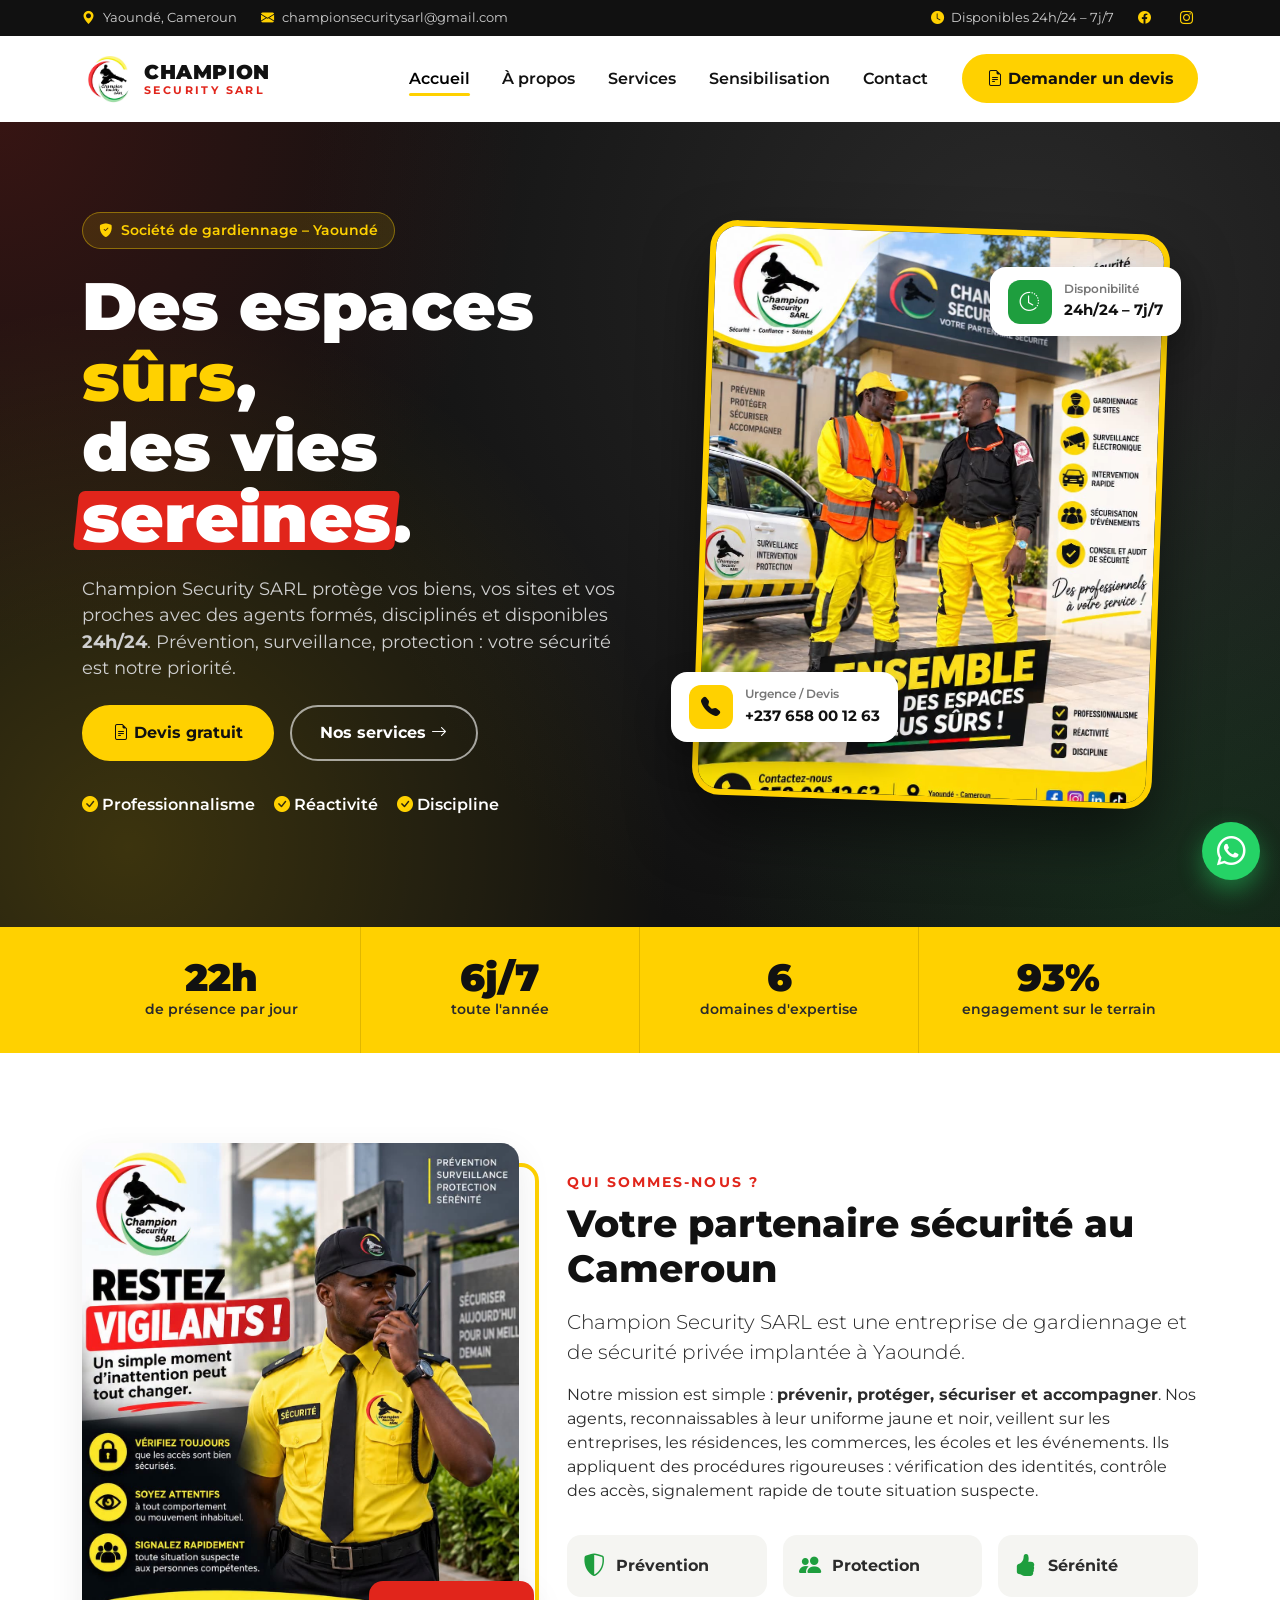
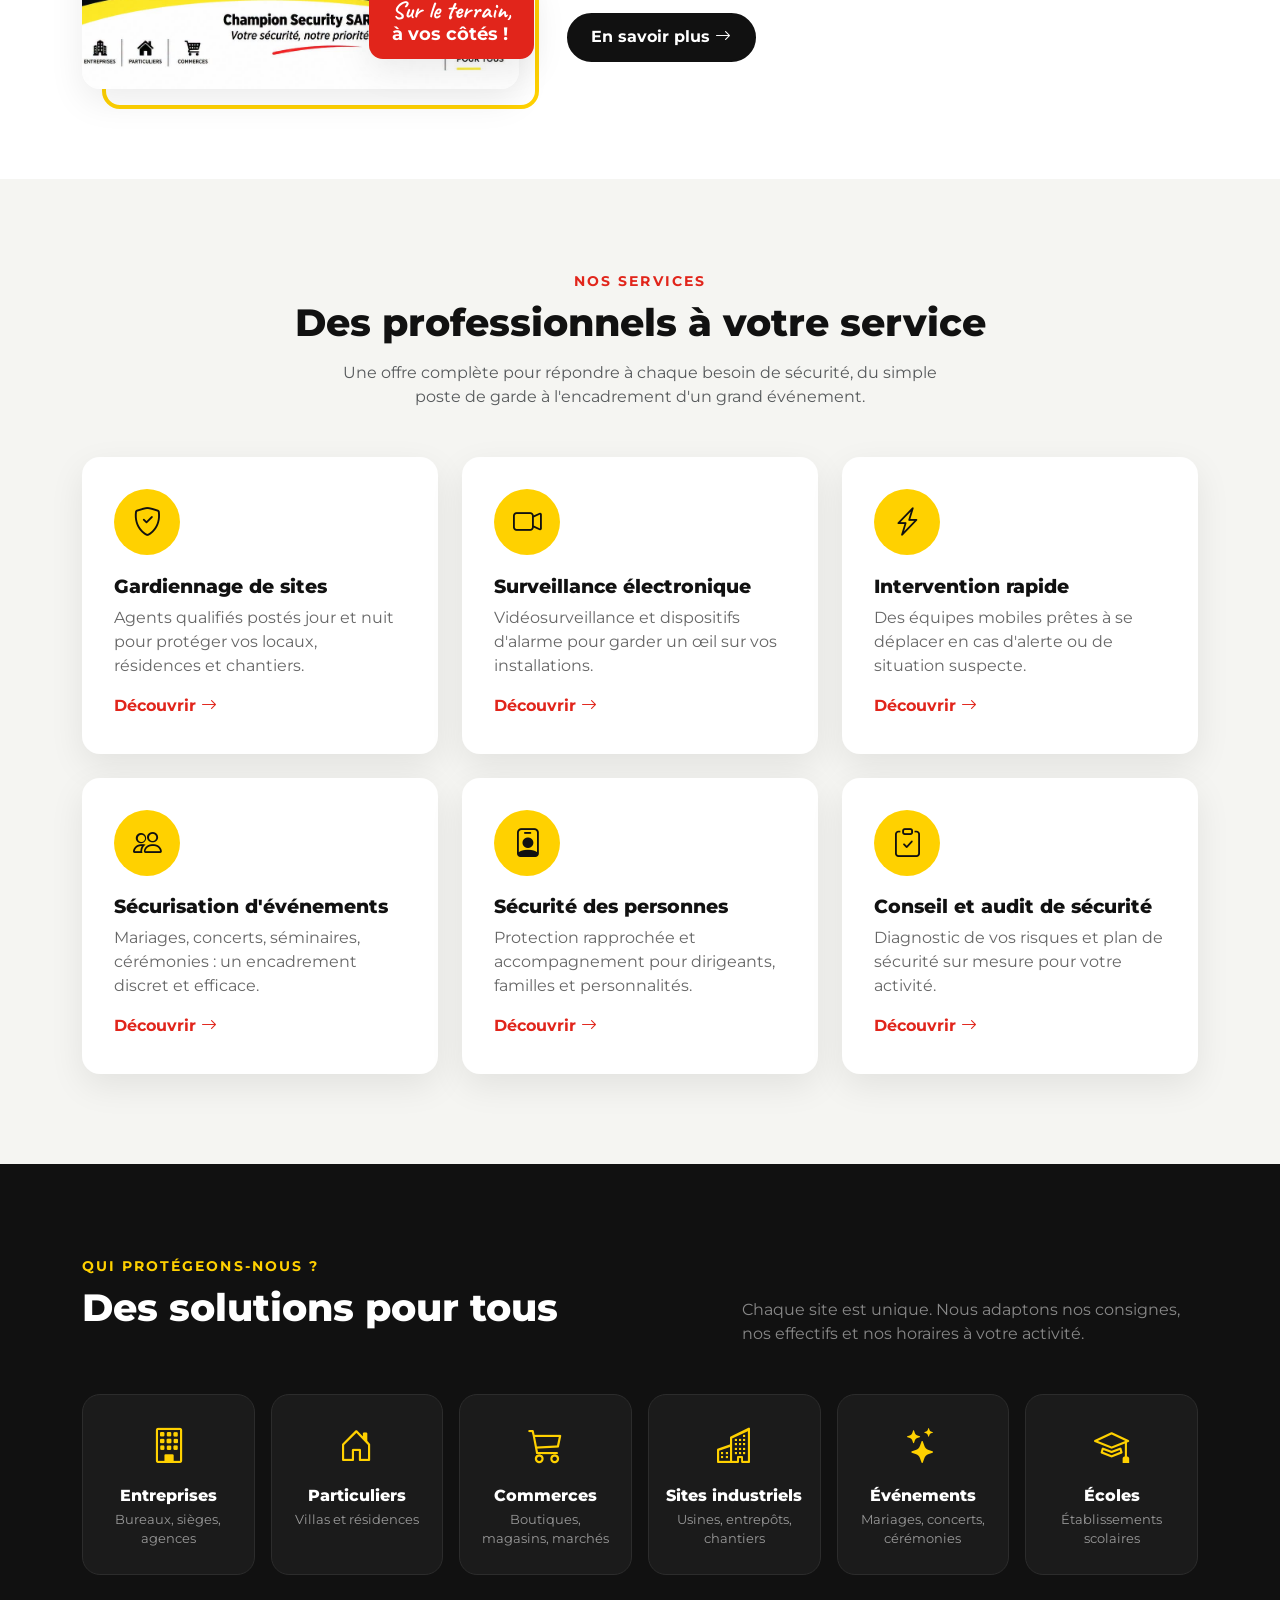
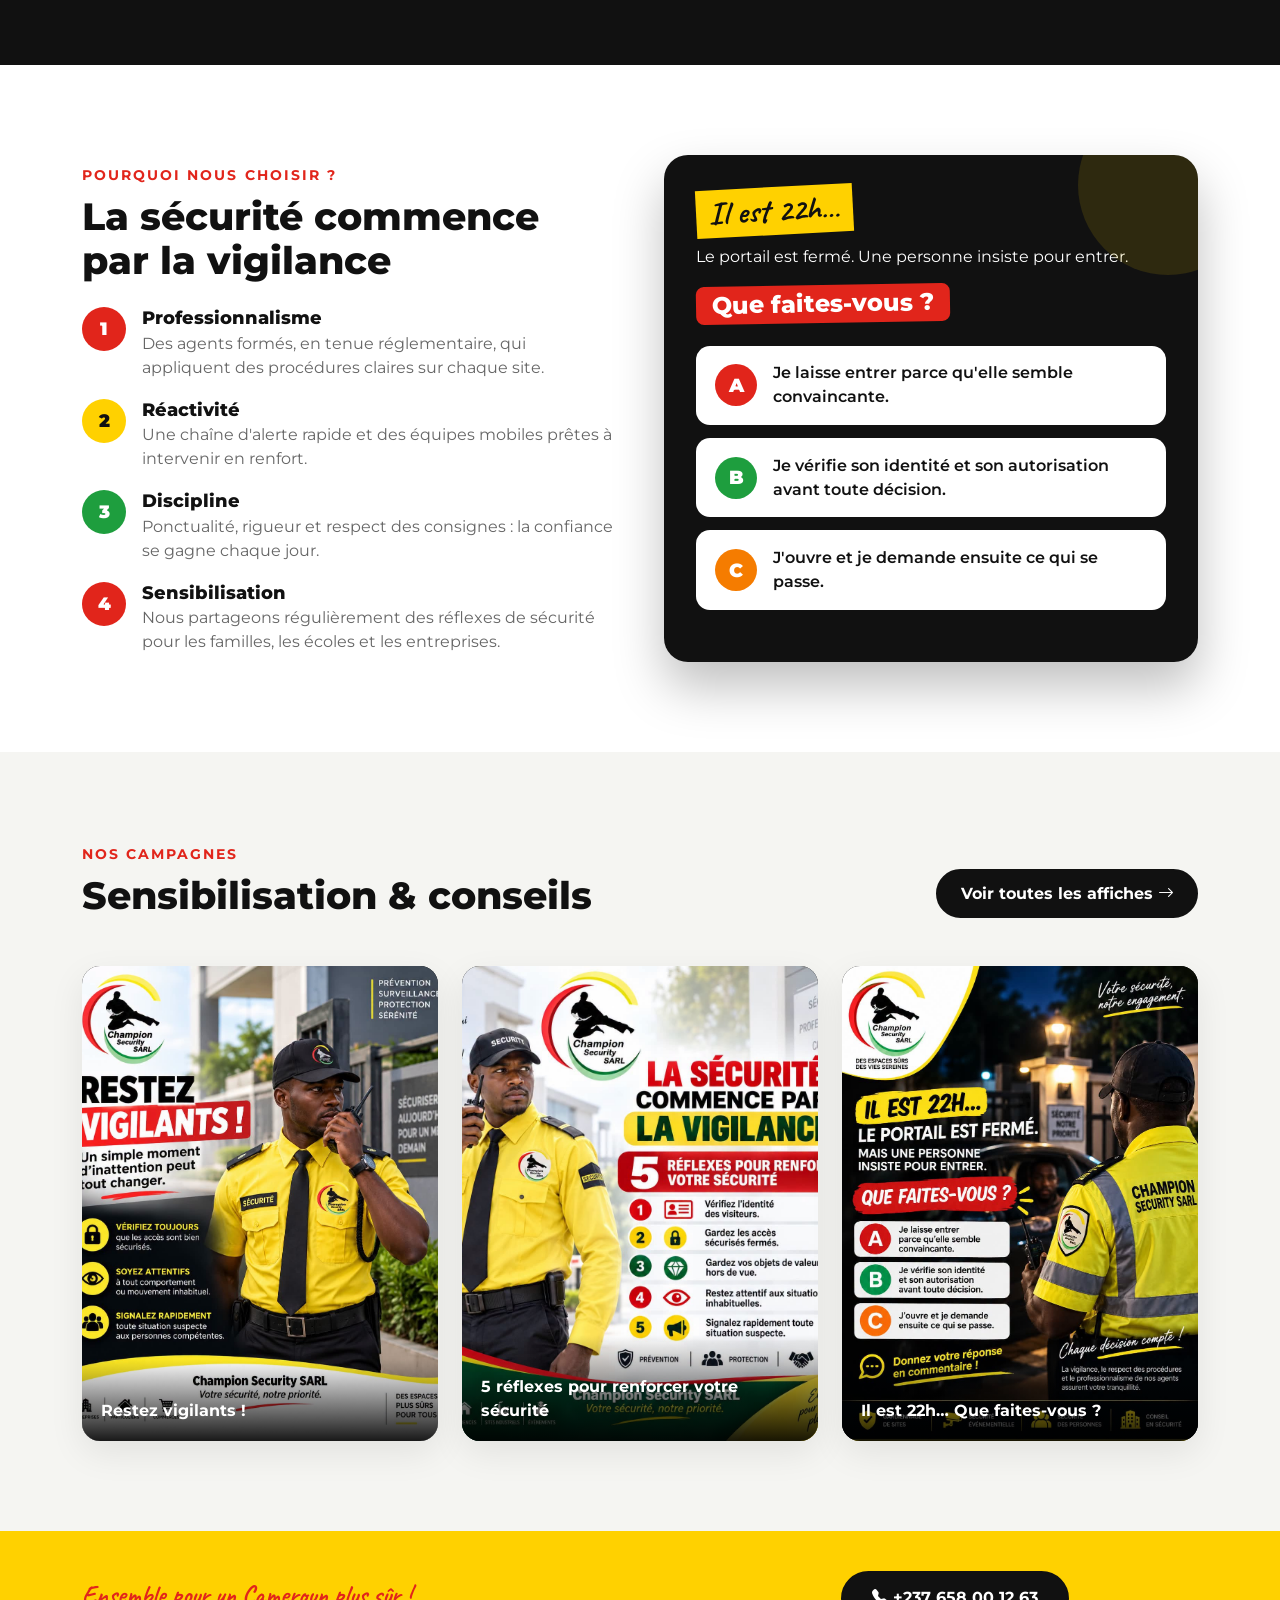
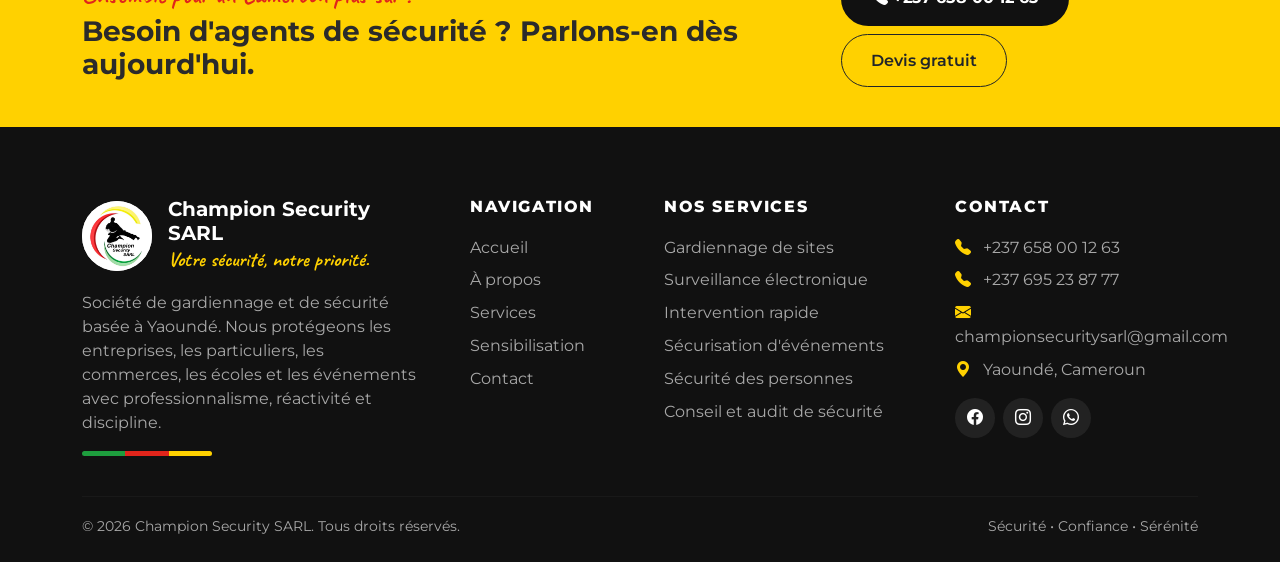
<file: test/index.html>
<!DOCTYPE html>
<html lang="fr">
<head>
    <meta charset="UTF-8">
    <meta name="viewport" content="width=device-width, initial-scale=1">
    <title>Champion Security SARL | Gardiennage et sécurité à Yaoundé</title>
    <meta name="description" content="Champion Security SARL, société de gardiennage et de sécurité à Yaoundé (Cameroun) : gardiennage de sites, surveillance, intervention rapide, sécurité événementielle et conseil.">
    <meta name="theme-color" content="#FFD100">
    <meta property="og:title" content="Champion Security SARL | Gardiennage et sécurité à Yaoundé">
    <meta property="og:description" content="Champion Security SARL, société de gardiennage et de sécurité à Yaoundé (Cameroun) : gardiennage de sites, surveillance, intervention rapide, sécurité événementielle et conseil.">
    <meta property="og:image" content="assets/img/ensemble-espaces-surs.jpg">
    <link rel="icon" href="assets/img/logo.jpg">

    <link rel="preconnect" href="https://fonts.googleapis.com">
    <link rel="preconnect" href="https://fonts.gstatic.com" crossorigin>
    <link href="https://fonts.googleapis.com/css2?family=Montserrat:wght@400;500;600;700;800;900&family=Caveat:wght@600;700&display=swap" rel="stylesheet">
    <link href="assets/vendor/bootstrap/bootstrap.min.css" rel="stylesheet">
    <link href="assets/vendor/icons/bootstrap-icons.min.css" rel="stylesheet">
    <link href="assets/css/style.css" rel="stylesheet">
</head>
<body>

<!-- Bandeau supérieur -->
<div class="topbar d-none d-lg-block">
    <div class="container d-flex justify-content-between align-items-center">
        <div class="d-flex gap-4">
            <span><i class="bi bi-geo-alt-fill"></i> Yaoundé, Cameroun</span>
            <a href="mailto:championsecuritysarl@gmail.com"><i class="bi bi-envelope-fill"></i> championsecuritysarl@gmail.com</a>
        </div>
        <div class="d-flex gap-4 align-items-center">
            <span><i class="bi bi-clock-fill"></i> Disponibles 24h/24 – 7j/7</span>
            <a href="https://www.facebook.com/search/top?q=Champion%20Security%20SARL" target="_blank" rel="noopener" aria-label="Facebook"><i class="bi bi-facebook"></i></a>
            <a href="https://www.instagram.com/championsecuritysarl" target="_blank" rel="noopener" aria-label="Instagram"><i class="bi bi-instagram"></i></a>
        </div>
    </div>
</div>

<!-- Navigation -->
<nav class="navbar navbar-expand-lg sticky-top" id="navPrincipale">
    <div class="container">
        <a class="navbar-brand d-flex align-items-center gap-2" href="index.html">
            <img src="assets/img/logo.jpg" alt="Logo Champion Security SARL" class="logo-nav">
            <span class="brand-texte">
                <strong>CHAMPION</strong>
                <small>SECURITY SARL</small>
            </span>
        </a>
        <button class="navbar-toggler" type="button" data-bs-toggle="collapse" data-bs-target="#menu" aria-controls="menu" aria-expanded="false" aria-label="Ouvrir le menu">
            <i class="bi bi-list"></i>
        </button>
        <div class="collapse navbar-collapse" id="menu">
            <ul class="navbar-nav ms-auto align-items-lg-center gap-lg-1">
                                    <li class="nav-item">
                        <a class="nav-link active" href="index.html" aria-current="page">Accueil</a>
                    </li>
                                    <li class="nav-item">
                        <a class="nav-link" href="a-propos.html">À propos</a>
                    </li>
                                    <li class="nav-item">
                        <a class="nav-link" href="services.html">Services</a>
                    </li>
                                    <li class="nav-item">
                        <a class="nav-link" href="galerie.html">Sensibilisation</a>
                    </li>
                                    <li class="nav-item">
                        <a class="nav-link" href="contact.html">Contact</a>
                    </li>
                                <li class="nav-item ms-lg-3 mt-2 mt-lg-0">
                    <a class="btn btn-jaune" href="contact.html#formulaire"><i class="bi bi-file-earmark-text"></i> Demander un devis</a>
                </li>
            </ul>
        </div>
    </div>
</nav>

<main>

<!-- ===== HERO ===== -->
<section class="hero">
    <div class="hero-motif" aria-hidden="true"></div>
    <div class="container position-relative">
        <div class="row align-items-center g-5">
            <div class="col-lg-6" data-reveal>
                <span class="badge-etiquette"><i class="bi bi-shield-fill-check"></i> Société de gardiennage – Yaoundé</span>
                <h1 class="hero-titre">
                    Des espaces <span class="surligne-jaune">sûrs</span>,<br>
                    des vies <span class="surligne-rouge">sereines</span>.
                </h1>
                <p class="hero-texte">
                    Champion Security SARL protège vos biens, vos sites et vos proches avec des agents formés,
                    disciplinés et disponibles <strong>24h/24</strong>. Prévention, surveillance, protection :
                    votre sécurité est notre priorité.
                </p>
                <div class="d-flex flex-wrap gap-3 mt-4">
                    <a href="contact.html#formulaire" class="btn btn-jaune btn-lg"><i class="bi bi-file-earmark-text"></i> Devis gratuit</a>
                    <a href="services.html" class="btn btn-contour-clair btn-lg">Nos services <i class="bi bi-arrow-right"></i></a>
                </div>
                <ul class="hero-valeurs">
                    <li><i class="bi bi-check-circle-fill"></i> Professionnalisme</li>
                    <li><i class="bi bi-check-circle-fill"></i> Réactivité</li>
                    <li><i class="bi bi-check-circle-fill"></i> Discipline</li>
                </ul>
            </div>
            <div class="col-lg-6" data-reveal>
                <div class="hero-visuel">
                    <img src="assets/img/ensemble-espaces-surs.jpg" alt="Agents de Champion Security SARL devant un site sécurisé" class="hero-img">
                    <div class="hero-carte hero-carte-1">
                        <i class="bi bi-telephone-fill"></i>
                        <div><small>Urgence / Devis</small><strong>+237 658 00 12 63</strong></div>
                    </div>
                    <div class="hero-carte hero-carte-2">
                        <i class="bi bi-clock-history"></i>
                        <div><small>Disponibilité</small><strong>24h/24 – 7j/7</strong></div>
                    </div>
                </div>
            </div>
        </div>
    </div>
</section>

<!-- ===== CHIFFRES ===== -->
<section class="chiffres">
    <div class="container">
        <div class="row g-0 text-center">
            <div class="col-6 col-md-3 chiffre"><strong><span data-compteur="24">0</span>h</strong><span>de présence par jour</span></div>
            <div class="col-6 col-md-3 chiffre"><strong><span data-compteur="7">0</span>j/7</strong><span>toute l'année</span></div>
            <div class="col-6 col-md-3 chiffre"><strong><span data-compteur="6">0</span></strong><span>domaines d'expertise</span></div>
            <div class="col-6 col-md-3 chiffre"><strong><span data-compteur="100">0</span>%</strong><span>engagement sur le terrain</span></div>
        </div>
    </div>
</section>

<!-- ===== À PROPOS ===== -->
<section class="section">
    <div class="container">
        <div class="row align-items-center g-5">
            <div class="col-lg-5" data-reveal>
                <div class="cadre-image">
                    <img src="assets/img/restez-vigilants.jpg" alt="Agent Champion Security en uniforme avec talkie-walkie" class="img-fluid">
                    <div class="cadre-badge">
                        <span class="script">Sur le terrain,</span>
                        <strong>à vos côtés !</strong>
                    </div>
                </div>
            </div>
            <div class="col-lg-7" data-reveal>
                <span class="sur-titre">Qui sommes-nous ?</span>
                <h2 class="titre-section">Votre partenaire sécurité au Cameroun</h2>
                <p class="lead">Champion Security SARL est une entreprise de gardiennage et de sécurité privée implantée à Yaoundé.</p>
                <p>Notre mission est simple : <strong>prévenir, protéger, sécuriser et accompagner</strong>. Nos agents, reconnaissables à leur uniforme jaune et noir, veillent sur les entreprises, les résidences, les commerces, les écoles et les événements. Ils appliquent des procédures rigoureuses : vérification des identités, contrôle des accès, signalement rapide de toute situation suspecte.</p>
                <div class="row g-3 my-3">
                    <div class="col-sm-4"><div class="mini-valeur"><i class="bi bi-shield-shaded"></i><span>Prévention</span></div></div>
                    <div class="col-sm-4"><div class="mini-valeur"><i class="bi bi-people-fill"></i><span>Protection</span></div></div>
                    <div class="col-sm-4"><div class="mini-valeur"><i class="bi bi-hand-thumbs-up-fill"></i><span>Sérénité</span></div></div>
                </div>
                <a href="a-propos.html" class="btn btn-noir">En savoir plus <i class="bi bi-arrow-right"></i></a>
            </div>
        </div>
    </div>
</section>

<!-- ===== SERVICES ===== -->
<section class="section section-grise">
    <div class="container">
        <div class="text-center mb-5" data-reveal>
            <span class="sur-titre">Nos services</span>
            <h2 class="titre-section">Des professionnels à votre service</h2>
            <p class="text-muted mx-auto" style="max-width:640px">Une offre complète pour répondre à chaque besoin de sécurité, du simple poste de garde à l'encadrement d'un grand événement.</p>
        </div>
        <div class="row g-4">
                            <div class="col-md-6 col-lg-4" data-reveal>
                    <a href="services.html#gardiennage" class="carte-service">
                        <div class="icone-service"><i class="bi bi-shield-check"></i></div>
                        <h3>Gardiennage de sites</h3>
                        <p>Agents qualifiés postés jour et nuit pour protéger vos locaux, résidences et chantiers.</p>
                        <span class="lien-plus">Découvrir <i class="bi bi-arrow-right"></i></span>
                    </a>
                </div>
                            <div class="col-md-6 col-lg-4" data-reveal>
                    <a href="services.html#surveillance" class="carte-service">
                        <div class="icone-service"><i class="bi bi-camera-video"></i></div>
                        <h3>Surveillance électronique</h3>
                        <p>Vidéosurveillance et dispositifs d&#039;alarme pour garder un œil sur vos installations.</p>
                        <span class="lien-plus">Découvrir <i class="bi bi-arrow-right"></i></span>
                    </a>
                </div>
                            <div class="col-md-6 col-lg-4" data-reveal>
                    <a href="services.html#intervention" class="carte-service">
                        <div class="icone-service"><i class="bi bi-lightning-charge"></i></div>
                        <h3>Intervention rapide</h3>
                        <p>Des équipes mobiles prêtes à se déplacer en cas d&#039;alerte ou de situation suspecte.</p>
                        <span class="lien-plus">Découvrir <i class="bi bi-arrow-right"></i></span>
                    </a>
                </div>
                            <div class="col-md-6 col-lg-4" data-reveal>
                    <a href="services.html#evenementiel" class="carte-service">
                        <div class="icone-service"><i class="bi bi-people"></i></div>
                        <h3>Sécurisation d&#039;événements</h3>
                        <p>Mariages, concerts, séminaires, cérémonies : un encadrement discret et efficace.</p>
                        <span class="lien-plus">Découvrir <i class="bi bi-arrow-right"></i></span>
                    </a>
                </div>
                            <div class="col-md-6 col-lg-4" data-reveal>
                    <a href="services.html#personnes" class="carte-service">
                        <div class="icone-service"><i class="bi bi-person-badge"></i></div>
                        <h3>Sécurité des personnes</h3>
                        <p>Protection rapprochée et accompagnement pour dirigeants, familles et personnalités.</p>
                        <span class="lien-plus">Découvrir <i class="bi bi-arrow-right"></i></span>
                    </a>
                </div>
                            <div class="col-md-6 col-lg-4" data-reveal>
                    <a href="services.html#conseil" class="carte-service">
                        <div class="icone-service"><i class="bi bi-clipboard-check"></i></div>
                        <h3>Conseil et audit de sécurité</h3>
                        <p>Diagnostic de vos risques et plan de sécurité sur mesure pour votre activité.</p>
                        <span class="lien-plus">Découvrir <i class="bi bi-arrow-right"></i></span>
                    </a>
                </div>
                    </div>
    </div>
</section>

<!-- ===== SECTEURS ===== -->
<section class="section section-noire">
    <div class="container">
        <div class="row align-items-end mb-5 g-3" data-reveal>
            <div class="col-lg-7">
                <span class="sur-titre texte-jaune">Qui protégeons-nous ?</span>
                <h2 class="titre-section text-white">Des solutions pour tous</h2>
            </div>
            <div class="col-lg-5">
                <p class="mb-0 text-white-50">Chaque site est unique. Nous adaptons nos consignes, nos effectifs et nos horaires à votre activité.</p>
            </div>
        </div>
        <div class="row g-3">
                            <div class="col-6 col-md-4 col-lg-2" data-reveal>
                    <div class="carte-secteur">
                        <i class="bi bi-building"></i>
                        <h3>Entreprises</h3>
                        <p>Bureaux, sièges, agences</p>
                    </div>
                </div>
                            <div class="col-6 col-md-4 col-lg-2" data-reveal>
                    <div class="carte-secteur">
                        <i class="bi bi-house-door"></i>
                        <h3>Particuliers</h3>
                        <p>Villas et résidences</p>
                    </div>
                </div>
                            <div class="col-6 col-md-4 col-lg-2" data-reveal>
                    <div class="carte-secteur">
                        <i class="bi bi-cart3"></i>
                        <h3>Commerces</h3>
                        <p>Boutiques, magasins, marchés</p>
                    </div>
                </div>
                            <div class="col-6 col-md-4 col-lg-2" data-reveal>
                    <div class="carte-secteur">
                        <i class="bi bi-buildings"></i>
                        <h3>Sites industriels</h3>
                        <p>Usines, entrepôts, chantiers</p>
                    </div>
                </div>
                            <div class="col-6 col-md-4 col-lg-2" data-reveal>
                    <div class="carte-secteur">
                        <i class="bi bi-stars"></i>
                        <h3>Événements</h3>
                        <p>Mariages, concerts, cérémonies</p>
                    </div>
                </div>
                            <div class="col-6 col-md-4 col-lg-2" data-reveal>
                    <div class="carte-secteur">
                        <i class="bi bi-mortarboard"></i>
                        <h3>Écoles</h3>
                        <p>Établissements scolaires</p>
                    </div>
                </div>
                    </div>
    </div>
</section>

<!-- ===== POURQUOI NOUS ===== -->
<section class="section">
    <div class="container">
        <div class="row g-5 align-items-center">
            <div class="col-lg-6" data-reveal>
                <span class="sur-titre">Pourquoi nous choisir ?</span>
                <h2 class="titre-section">La sécurité commence par la vigilance</h2>
                <div class="liste-atouts">
                    <div class="atout">
                        <span class="num rouge">1</span>
                        <div><h3>Professionnalisme</h3><p>Des agents formés, en tenue réglementaire, qui appliquent des procédures claires sur chaque site.</p></div>
                    </div>
                    <div class="atout">
                        <span class="num jaune">2</span>
                        <div><h3>Réactivité</h3><p>Une chaîne d'alerte rapide et des équipes mobiles prêtes à intervenir en renfort.</p></div>
                    </div>
                    <div class="atout">
                        <span class="num vert">3</span>
                        <div><h3>Discipline</h3><p>Ponctualité, rigueur et respect des consignes : la confiance se gagne chaque jour.</p></div>
                    </div>
                    <div class="atout">
                        <span class="num rouge">4</span>
                        <div><h3>Sensibilisation</h3><p>Nous partageons régulièrement des réflexes de sécurité pour les familles, les écoles et les entreprises.</p></div>
                    </div>
                </div>
            </div>
            <div class="col-lg-6" data-reveal>
                <!-- Quiz interactif inspiré de la campagne « Il est 22h » -->
                <div class="quiz" id="quiz">
                    <div class="quiz-entete">
                        <span class="quiz-heure">Il est 22h…</span>
                        <p class="mb-0">Le portail est fermé. Une personne insiste pour entrer.</p>
                        <h3 class="quiz-question">Que faites-vous ?</h3>
                    </div>
                    <div class="quiz-options">
                        <button type="button" class="quiz-option" data-reponse="a"><span class="lettre bg-rouge">A</span> Je laisse entrer parce qu'elle semble convaincante.</button>
                        <button type="button" class="quiz-option" data-reponse="b"><span class="lettre bg-vert">B</span> Je vérifie son identité et son autorisation avant toute décision.</button>
                        <button type="button" class="quiz-option" data-reponse="c"><span class="lettre bg-orange">C</span> J'ouvre et je demande ensuite ce qui se passe.</button>
                    </div>
                    <div class="quiz-resultat" id="quizResultat" aria-live="polite"></div>
                </div>
            </div>
        </div>
    </div>
</section>

<!-- ===== SENSIBILISATION ===== -->
<section class="section section-grise">
    <div class="container">
        <div class="d-flex flex-column flex-md-row justify-content-between align-items-md-end gap-3 mb-5" data-reveal>
            <div>
                <span class="sur-titre">Nos campagnes</span>
                <h2 class="titre-section mb-0">Sensibilisation & conseils</h2>
            </div>
            <a href="galerie.html" class="btn btn-noir">Voir toutes les affiches <i class="bi bi-arrow-right"></i></a>
        </div>
        <div class="row g-4">
                            <div class="col-md-4" data-reveal>
                    <a href="galerie.html" class="carte-affiche">
                        <img src="assets/img/restez-vigilants.jpg" alt="Restez vigilants !" loading="lazy">
                        <span class="affiche-titre">Restez vigilants !</span>
                    </a>
                </div>
                            <div class="col-md-4" data-reveal>
                    <a href="galerie.html" class="carte-affiche">
                        <img src="assets/img/reflexes-vigilance.jpg" alt="5 réflexes pour renforcer votre sécurité" loading="lazy">
                        <span class="affiche-titre">5 réflexes pour renforcer votre sécurité</span>
                    </a>
                </div>
                            <div class="col-md-4" data-reveal>
                    <a href="galerie.html" class="carte-affiche">
                        <img src="assets/img/il-est-22h.jpg" alt="Il est 22h… Que faites-vous ?" loading="lazy">
                        <span class="affiche-titre">Il est 22h… Que faites-vous ?</span>
                    </a>
                </div>
                    </div>
    </div>
</section>

</main>

<!-- Bandeau d'appel -->
<section class="cta-bande">
    <div class="container d-flex flex-column flex-lg-row align-items-center justify-content-between gap-3">
        <div>
            <p class="script mb-0">Ensemble pour un Cameroun plus sûr !</p>
            <h2 class="h3 fw-bold mb-0">Besoin d'agents de sécurité ? Parlons-en dès aujourd'hui.</h2>
        </div>
        <div class="d-flex flex-wrap gap-2">
            <a href="tel:+237658001263" class="btn btn-noir btn-lg"><i class="bi bi-telephone-fill"></i> +237 658 00 12 63</a>
            <a href="contact.html#formulaire" class="btn btn-outline-dark btn-lg fw-semibold">Devis gratuit</a>
        </div>
    </div>
</section>

<footer class="footer">
    <div class="container">
        <div class="row g-5">
            <div class="col-lg-4">
                <div class="d-flex align-items-center gap-3 mb-3">
                    <img src="assets/img/logo.jpg" alt="Logo Champion Security SARL" class="logo-footer">
                    <div>
                        <h3 class="h5 fw-bold mb-0 text-white">Champion Security SARL</h3>
                        <p class="script texte-jaune mb-0 fs-5">Votre sécurité, notre priorité.</p>
                    </div>
                </div>
                <p>Société de gardiennage et de sécurité basée à Yaoundé. Nous protégeons les entreprises, les particuliers, les commerces, les écoles et les événements avec professionnalisme, réactivité et discipline.</p>
                <div class="drapeau-ligne"><span></span><span></span><span></span></div>
            </div>
            <div class="col-6 col-lg-2">
                <h4 class="footer-titre">Navigation</h4>
                <ul class="list-unstyled footer-liens">
                    <li><a href="index.html">Accueil</a></li>
                    <li><a href="a-propos.html">À propos</a></li>
                    <li><a href="services.html">Services</a></li>
                    <li><a href="galerie.html">Sensibilisation</a></li>
                    <li><a href="contact.html">Contact</a></li>
                </ul>
            </div>
            <div class="col-6 col-lg-3">
                <h4 class="footer-titre">Nos services</h4>
                <ul class="list-unstyled footer-liens">
                                            <li><a href="services.html#gardiennage">Gardiennage de sites</a></li>
                                            <li><a href="services.html#surveillance">Surveillance électronique</a></li>
                                            <li><a href="services.html#intervention">Intervention rapide</a></li>
                                            <li><a href="services.html#evenementiel">Sécurisation d&#039;événements</a></li>
                                            <li><a href="services.html#personnes">Sécurité des personnes</a></li>
                                            <li><a href="services.html#conseil">Conseil et audit de sécurité</a></li>
                                    </ul>
            </div>
            <div class="col-lg-3">
                <h4 class="footer-titre">Contact</h4>
                <ul class="list-unstyled footer-contact">
                    <li><i class="bi bi-telephone-fill"></i> <a href="tel:+237658001263">+237 658 00 12 63</a></li>
                    <li><i class="bi bi-telephone-fill"></i> <a href="tel:+237695238777">+237 695 23 87 77</a></li>
                    <li><i class="bi bi-envelope-fill"></i> <a href="mailto:championsecuritysarl@gmail.com">championsecuritysarl@gmail.com</a></li>
                    <li><i class="bi bi-geo-alt-fill"></i> Yaoundé, Cameroun</li>
                </ul>
                <div class="d-flex gap-2 mt-3">
                    <a class="reseau" href="https://www.facebook.com/search/top?q=Champion%20Security%20SARL" target="_blank" rel="noopener" aria-label="Facebook"><i class="bi bi-facebook"></i></a>
                    <a class="reseau" href="https://www.instagram.com/championsecuritysarl" target="_blank" rel="noopener" aria-label="Instagram"><i class="bi bi-instagram"></i></a>
                    <a class="reseau" href="https://wa.me/237658001263" target="_blank" rel="noopener" aria-label="WhatsApp"><i class="bi bi-whatsapp"></i></a>
                </div>
            </div>
        </div>
        <hr>
        <div class="d-flex flex-column flex-md-row justify-content-between gap-2 small">
            <span>© 2026 Champion Security SARL. Tous droits réservés.</span>
            <span>Sécurité • Confiance • Sérénité</span>
        </div>
    </div>
</footer>

<!-- Boutons flottants -->
<a href="https://wa.me/237658001263?text=Bonjour%20Champion%20Security%2C%20je%20souhaite%20des%20informations%20sur%20vos%20services." class="btn-whatsapp" target="_blank" rel="noopener" aria-label="Écrire sur WhatsApp"><i class="bi bi-whatsapp"></i></a>
<button type="button" class="btn-haut" id="btnHaut" aria-label="Retour en haut"><i class="bi bi-arrow-up"></i></button>

<script src="assets/vendor/bootstrap/bootstrap.bundle.min.js"></script>
<script src="assets/js/main.js"></script>
</body>
</html>
</file>
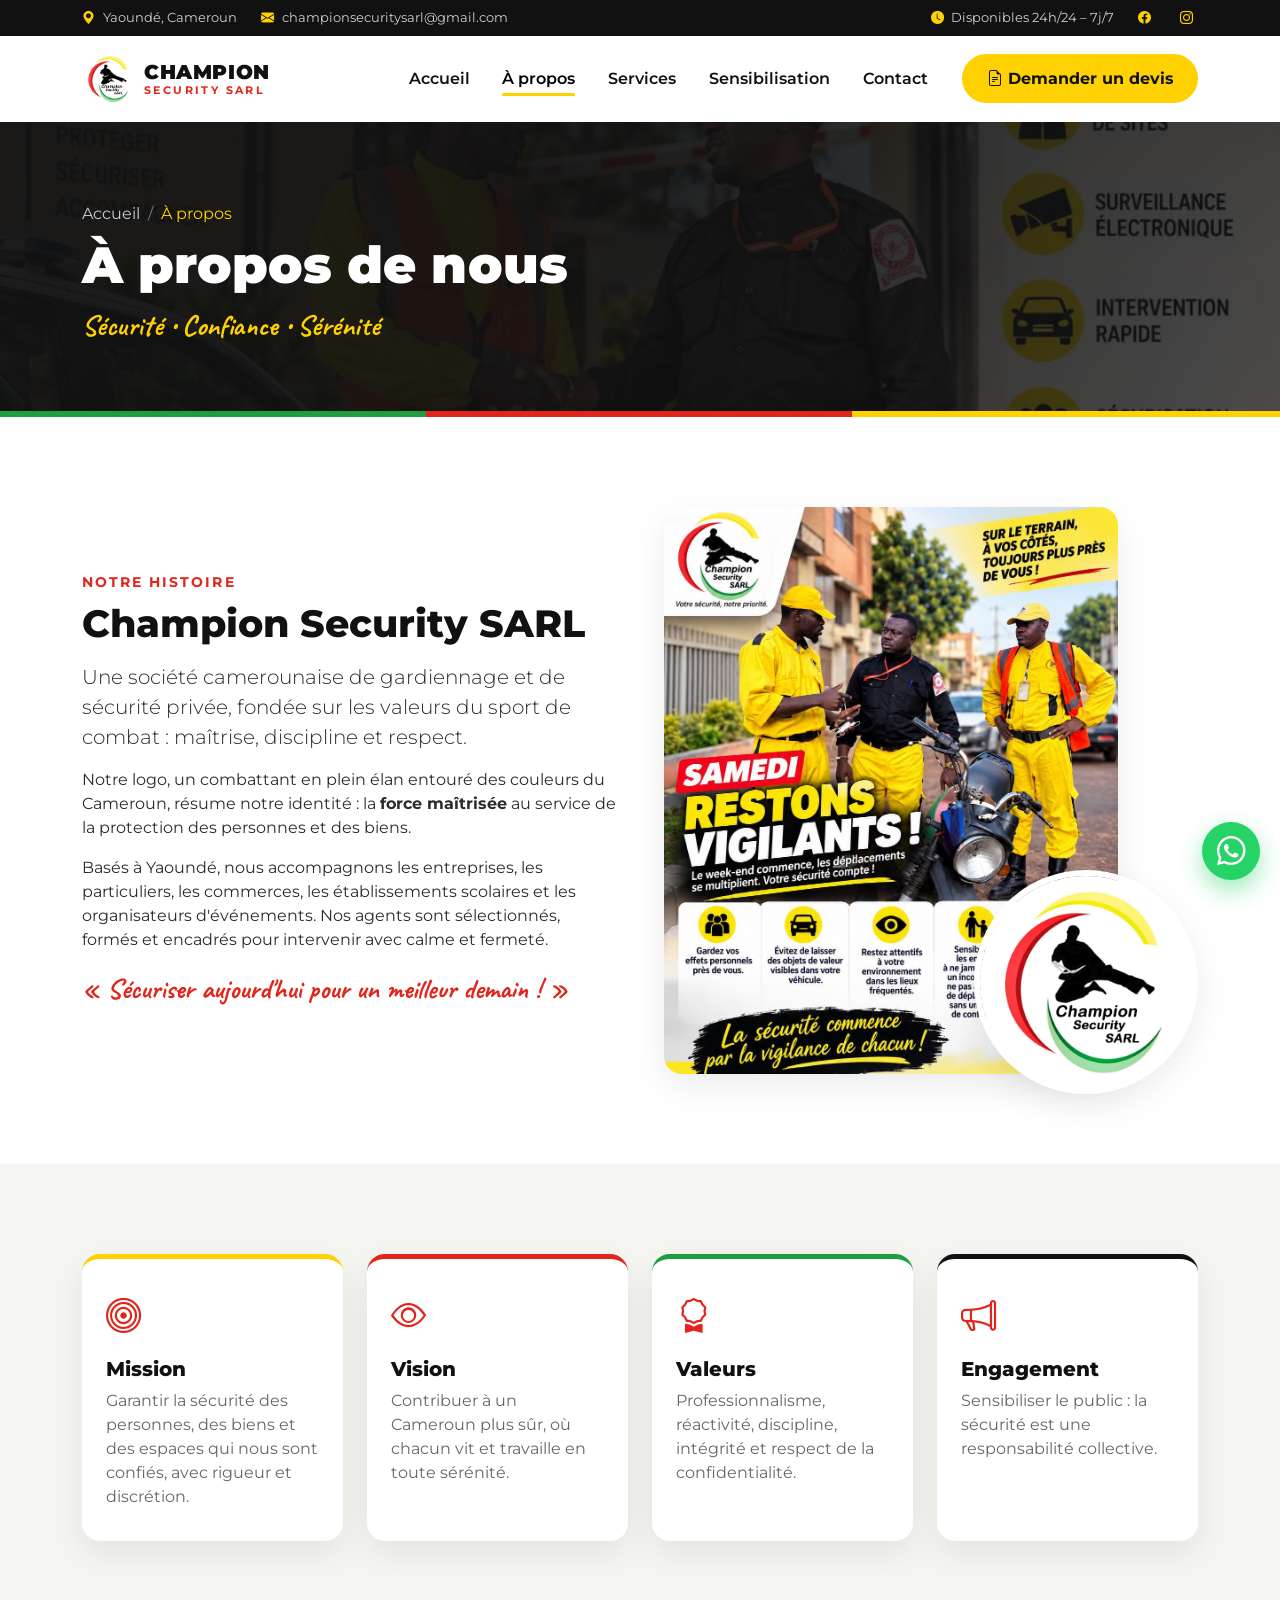
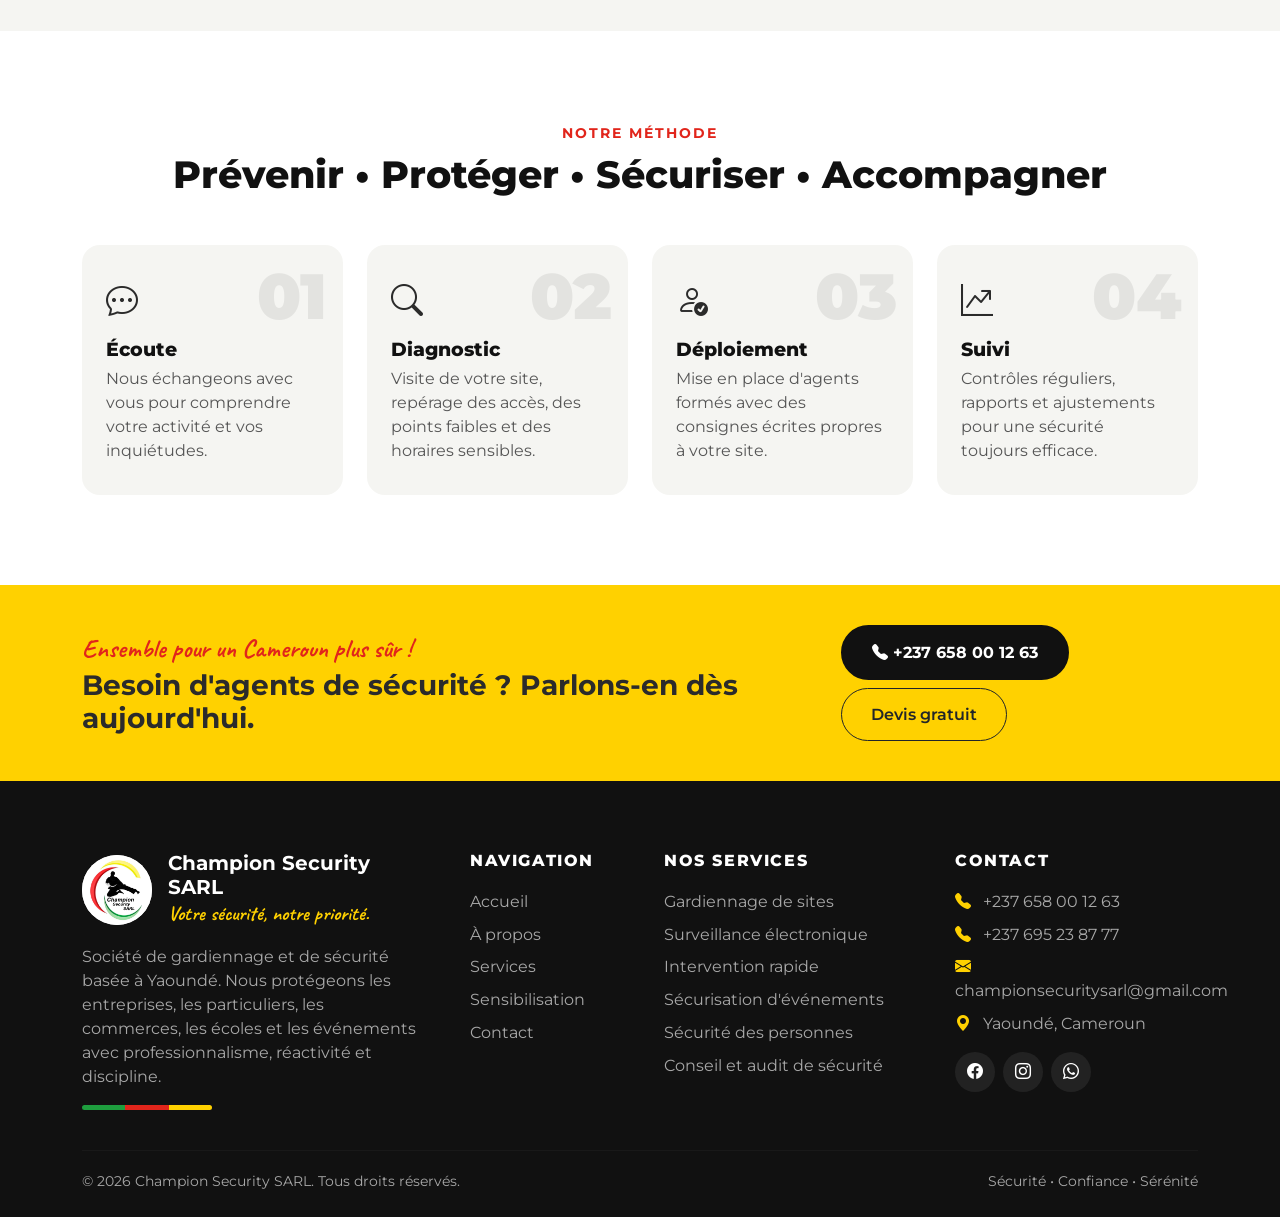
<file: test/a-propos.html>
<!DOCTYPE html>
<html lang="fr">
<head>
    <meta charset="UTF-8">
    <meta name="viewport" content="width=device-width, initial-scale=1">
    <title>À propos | Champion Security SARL</title>
    <meta name="description" content="Champion Security SARL, société de gardiennage et de sécurité à Yaoundé (Cameroun) : gardiennage de sites, surveillance, intervention rapide, sécurité événementielle et conseil.">
    <meta name="theme-color" content="#FFD100">
    <meta property="og:title" content="À propos | Champion Security SARL">
    <meta property="og:description" content="Champion Security SARL, société de gardiennage et de sécurité à Yaoundé (Cameroun) : gardiennage de sites, surveillance, intervention rapide, sécurité événementielle et conseil.">
    <meta property="og:image" content="assets/img/ensemble-espaces-surs.jpg">
    <link rel="icon" href="assets/img/logo.jpg">

    <link rel="preconnect" href="https://fonts.googleapis.com">
    <link rel="preconnect" href="https://fonts.gstatic.com" crossorigin>
    <link href="https://fonts.googleapis.com/css2?family=Montserrat:wght@400;500;600;700;800;900&family=Caveat:wght@600;700&display=swap" rel="stylesheet">
    <link href="assets/vendor/bootstrap/bootstrap.min.css" rel="stylesheet">
    <link href="assets/vendor/icons/bootstrap-icons.min.css" rel="stylesheet">
    <link href="assets/css/style.css" rel="stylesheet">
</head>
<body>

<!-- Bandeau supérieur -->
<div class="topbar d-none d-lg-block">
    <div class="container d-flex justify-content-between align-items-center">
        <div class="d-flex gap-4">
            <span><i class="bi bi-geo-alt-fill"></i> Yaoundé, Cameroun</span>
            <a href="mailto:championsecuritysarl@gmail.com"><i class="bi bi-envelope-fill"></i> championsecuritysarl@gmail.com</a>
        </div>
        <div class="d-flex gap-4 align-items-center">
            <span><i class="bi bi-clock-fill"></i> Disponibles 24h/24 – 7j/7</span>
            <a href="https://www.facebook.com/search/top?q=Champion%20Security%20SARL" target="_blank" rel="noopener" aria-label="Facebook"><i class="bi bi-facebook"></i></a>
            <a href="https://www.instagram.com/championsecuritysarl" target="_blank" rel="noopener" aria-label="Instagram"><i class="bi bi-instagram"></i></a>
        </div>
    </div>
</div>

<!-- Navigation -->
<nav class="navbar navbar-expand-lg sticky-top" id="navPrincipale">
    <div class="container">
        <a class="navbar-brand d-flex align-items-center gap-2" href="index.html">
            <img src="assets/img/logo.jpg" alt="Logo Champion Security SARL" class="logo-nav">
            <span class="brand-texte">
                <strong>CHAMPION</strong>
                <small>SECURITY SARL</small>
            </span>
        </a>
        <button class="navbar-toggler" type="button" data-bs-toggle="collapse" data-bs-target="#menu" aria-controls="menu" aria-expanded="false" aria-label="Ouvrir le menu">
            <i class="bi bi-list"></i>
        </button>
        <div class="collapse navbar-collapse" id="menu">
            <ul class="navbar-nav ms-auto align-items-lg-center gap-lg-1">
                                    <li class="nav-item">
                        <a class="nav-link" href="index.html">Accueil</a>
                    </li>
                                    <li class="nav-item">
                        <a class="nav-link active" href="a-propos.html" aria-current="page">À propos</a>
                    </li>
                                    <li class="nav-item">
                        <a class="nav-link" href="services.html">Services</a>
                    </li>
                                    <li class="nav-item">
                        <a class="nav-link" href="galerie.html">Sensibilisation</a>
                    </li>
                                    <li class="nav-item">
                        <a class="nav-link" href="contact.html">Contact</a>
                    </li>
                                <li class="nav-item ms-lg-3 mt-2 mt-lg-0">
                    <a class="btn btn-jaune" href="contact.html#formulaire"><i class="bi bi-file-earmark-text"></i> Demander un devis</a>
                </li>
            </ul>
        </div>
    </div>
</nav>

<main>

<section class="banniere">
    <div class="container">
        <nav aria-label="fil d'Ariane"><ol class="breadcrumb"><li class="breadcrumb-item"><a href="index.html">Accueil</a></li><li class="breadcrumb-item active" aria-current="page">À propos</li></ol></nav>
        <h1>À propos de nous</h1>
        <p class="script">Sécurité • Confiance • Sérénité</p>
    </div>
</section>

<section class="section">
    <div class="container">
        <div class="row g-5 align-items-center">
            <div class="col-lg-6" data-reveal>
                <span class="sur-titre">Notre histoire</span>
                <h2 class="titre-section">Champion Security SARL</h2>
                <p class="lead">Une société camerounaise de gardiennage et de sécurité privée, fondée sur les valeurs du sport de combat : maîtrise, discipline et respect.</p>
                <p>Notre logo, un combattant en plein élan entouré des couleurs du Cameroun, résume notre identité : la <strong>force maîtrisée</strong> au service de la protection des personnes et des biens.</p>
                <p>Basés à Yaoundé, nous accompagnons les entreprises, les particuliers, les commerces, les établissements scolaires et les organisateurs d'événements. Nos agents sont sélectionnés, formés et encadrés pour intervenir avec calme et fermeté.</p>
                <p class="script fs-3 texte-rouge mb-0">« Sécuriser aujourd'hui pour un meilleur demain ! »</p>
            </div>
            <div class="col-lg-6" data-reveal>
                <div class="duo-images">
                    <img src="assets/img/samedi-vigilants.jpg" alt="Équipe Champion Security sur le terrain" class="img-fluid">
                    <img src="assets/img/logo.jpg" alt="Logo Champion Security SARL" class="img-fluid logo-rond">
                </div>
            </div>
        </div>
    </div>
</section>

<section class="section section-grise">
    <div class="container">
        <div class="row g-4">
            <div class="col-md-6 col-lg-3" data-reveal>
                <div class="carte-mvv"><i class="bi bi-bullseye"></i><h3>Mission</h3><p>Garantir la sécurité des personnes, des biens et des espaces qui nous sont confiés, avec rigueur et discrétion.</p></div>
            </div>
            <div class="col-md-6 col-lg-3" data-reveal>
                <div class="carte-mvv"><i class="bi bi-eye"></i><h3>Vision</h3><p>Contribuer à un Cameroun plus sûr, où chacun vit et travaille en toute sérénité.</p></div>
            </div>
            <div class="col-md-6 col-lg-3" data-reveal>
                <div class="carte-mvv"><i class="bi bi-award"></i><h3>Valeurs</h3><p>Professionnalisme, réactivité, discipline, intégrité et respect de la confidentialité.</p></div>
            </div>
            <div class="col-md-6 col-lg-3" data-reveal>
                <div class="carte-mvv"><i class="bi bi-megaphone"></i><h3>Engagement</h3><p>Sensibiliser le public : la sécurité est une responsabilité collective.</p></div>
            </div>
        </div>
    </div>
</section>

<section class="section">
    <div class="container">
        <div class="text-center mb-5" data-reveal>
            <span class="sur-titre">Notre méthode</span>
            <h2 class="titre-section">Prévenir • Protéger • Sécuriser • Accompagner</h2>
        </div>
        <div class="row g-4 etapes">
                            <div class="col-md-6 col-lg-3" data-reveal>
                    <div class="etape">
                        <span class="etape-num">01</span>
                        <i class="bi bi-chat-dots"></i>
                        <h3>Écoute</h3>
                        <p>Nous échangeons avec vous pour comprendre votre activité et vos inquiétudes.</p>
                    </div>
                </div>
                            <div class="col-md-6 col-lg-3" data-reveal>
                    <div class="etape">
                        <span class="etape-num">02</span>
                        <i class="bi bi-search"></i>
                        <h3>Diagnostic</h3>
                        <p>Visite de votre site, repérage des accès, des points faibles et des horaires sensibles.</p>
                    </div>
                </div>
                            <div class="col-md-6 col-lg-3" data-reveal>
                    <div class="etape">
                        <span class="etape-num">03</span>
                        <i class="bi bi-person-check"></i>
                        <h3>Déploiement</h3>
                        <p>Mise en place d&#039;agents formés avec des consignes écrites propres à votre site.</p>
                    </div>
                </div>
                            <div class="col-md-6 col-lg-3" data-reveal>
                    <div class="etape">
                        <span class="etape-num">04</span>
                        <i class="bi bi-graph-up-arrow"></i>
                        <h3>Suivi</h3>
                        <p>Contrôles réguliers, rapports et ajustements pour une sécurité toujours efficace.</p>
                    </div>
                </div>
                    </div>
    </div>
</section>

</main>

<!-- Bandeau d'appel -->
<section class="cta-bande">
    <div class="container d-flex flex-column flex-lg-row align-items-center justify-content-between gap-3">
        <div>
            <p class="script mb-0">Ensemble pour un Cameroun plus sûr !</p>
            <h2 class="h3 fw-bold mb-0">Besoin d'agents de sécurité ? Parlons-en dès aujourd'hui.</h2>
        </div>
        <div class="d-flex flex-wrap gap-2">
            <a href="tel:+237658001263" class="btn btn-noir btn-lg"><i class="bi bi-telephone-fill"></i> +237 658 00 12 63</a>
            <a href="contact.html#formulaire" class="btn btn-outline-dark btn-lg fw-semibold">Devis gratuit</a>
        </div>
    </div>
</section>

<footer class="footer">
    <div class="container">
        <div class="row g-5">
            <div class="col-lg-4">
                <div class="d-flex align-items-center gap-3 mb-3">
                    <img src="assets/img/logo.jpg" alt="Logo Champion Security SARL" class="logo-footer">
                    <div>
                        <h3 class="h5 fw-bold mb-0 text-white">Champion Security SARL</h3>
                        <p class="script texte-jaune mb-0 fs-5">Votre sécurité, notre priorité.</p>
                    </div>
                </div>
                <p>Société de gardiennage et de sécurité basée à Yaoundé. Nous protégeons les entreprises, les particuliers, les commerces, les écoles et les événements avec professionnalisme, réactivité et discipline.</p>
                <div class="drapeau-ligne"><span></span><span></span><span></span></div>
            </div>
            <div class="col-6 col-lg-2">
                <h4 class="footer-titre">Navigation</h4>
                <ul class="list-unstyled footer-liens">
                    <li><a href="index.html">Accueil</a></li>
                    <li><a href="a-propos.html">À propos</a></li>
                    <li><a href="services.html">Services</a></li>
                    <li><a href="galerie.html">Sensibilisation</a></li>
                    <li><a href="contact.html">Contact</a></li>
                </ul>
            </div>
            <div class="col-6 col-lg-3">
                <h4 class="footer-titre">Nos services</h4>
                <ul class="list-unstyled footer-liens">
                                            <li><a href="services.html#gardiennage">Gardiennage de sites</a></li>
                                            <li><a href="services.html#surveillance">Surveillance électronique</a></li>
                                            <li><a href="services.html#intervention">Intervention rapide</a></li>
                                            <li><a href="services.html#evenementiel">Sécurisation d&#039;événements</a></li>
                                            <li><a href="services.html#personnes">Sécurité des personnes</a></li>
                                            <li><a href="services.html#conseil">Conseil et audit de sécurité</a></li>
                                    </ul>
            </div>
            <div class="col-lg-3">
                <h4 class="footer-titre">Contact</h4>
                <ul class="list-unstyled footer-contact">
                    <li><i class="bi bi-telephone-fill"></i> <a href="tel:+237658001263">+237 658 00 12 63</a></li>
                    <li><i class="bi bi-telephone-fill"></i> <a href="tel:+237695238777">+237 695 23 87 77</a></li>
                    <li><i class="bi bi-envelope-fill"></i> <a href="mailto:championsecuritysarl@gmail.com">championsecuritysarl@gmail.com</a></li>
                    <li><i class="bi bi-geo-alt-fill"></i> Yaoundé, Cameroun</li>
                </ul>
                <div class="d-flex gap-2 mt-3">
                    <a class="reseau" href="https://www.facebook.com/search/top?q=Champion%20Security%20SARL" target="_blank" rel="noopener" aria-label="Facebook"><i class="bi bi-facebook"></i></a>
                    <a class="reseau" href="https://www.instagram.com/championsecuritysarl" target="_blank" rel="noopener" aria-label="Instagram"><i class="bi bi-instagram"></i></a>
                    <a class="reseau" href="https://wa.me/237658001263" target="_blank" rel="noopener" aria-label="WhatsApp"><i class="bi bi-whatsapp"></i></a>
                </div>
            </div>
        </div>
        <hr>
        <div class="d-flex flex-column flex-md-row justify-content-between gap-2 small">
            <span>© 2026 Champion Security SARL. Tous droits réservés.</span>
            <span>Sécurité • Confiance • Sérénité</span>
        </div>
    </div>
</footer>

<!-- Boutons flottants -->
<a href="https://wa.me/237658001263?text=Bonjour%20Champion%20Security%2C%20je%20souhaite%20des%20informations%20sur%20vos%20services." class="btn-whatsapp" target="_blank" rel="noopener" aria-label="Écrire sur WhatsApp"><i class="bi bi-whatsapp"></i></a>
<button type="button" class="btn-haut" id="btnHaut" aria-label="Retour en haut"><i class="bi bi-arrow-up"></i></button>

<script src="assets/vendor/bootstrap/bootstrap.bundle.min.js"></script>
<script src="assets/js/main.js"></script>
</body>
</html>
</file>
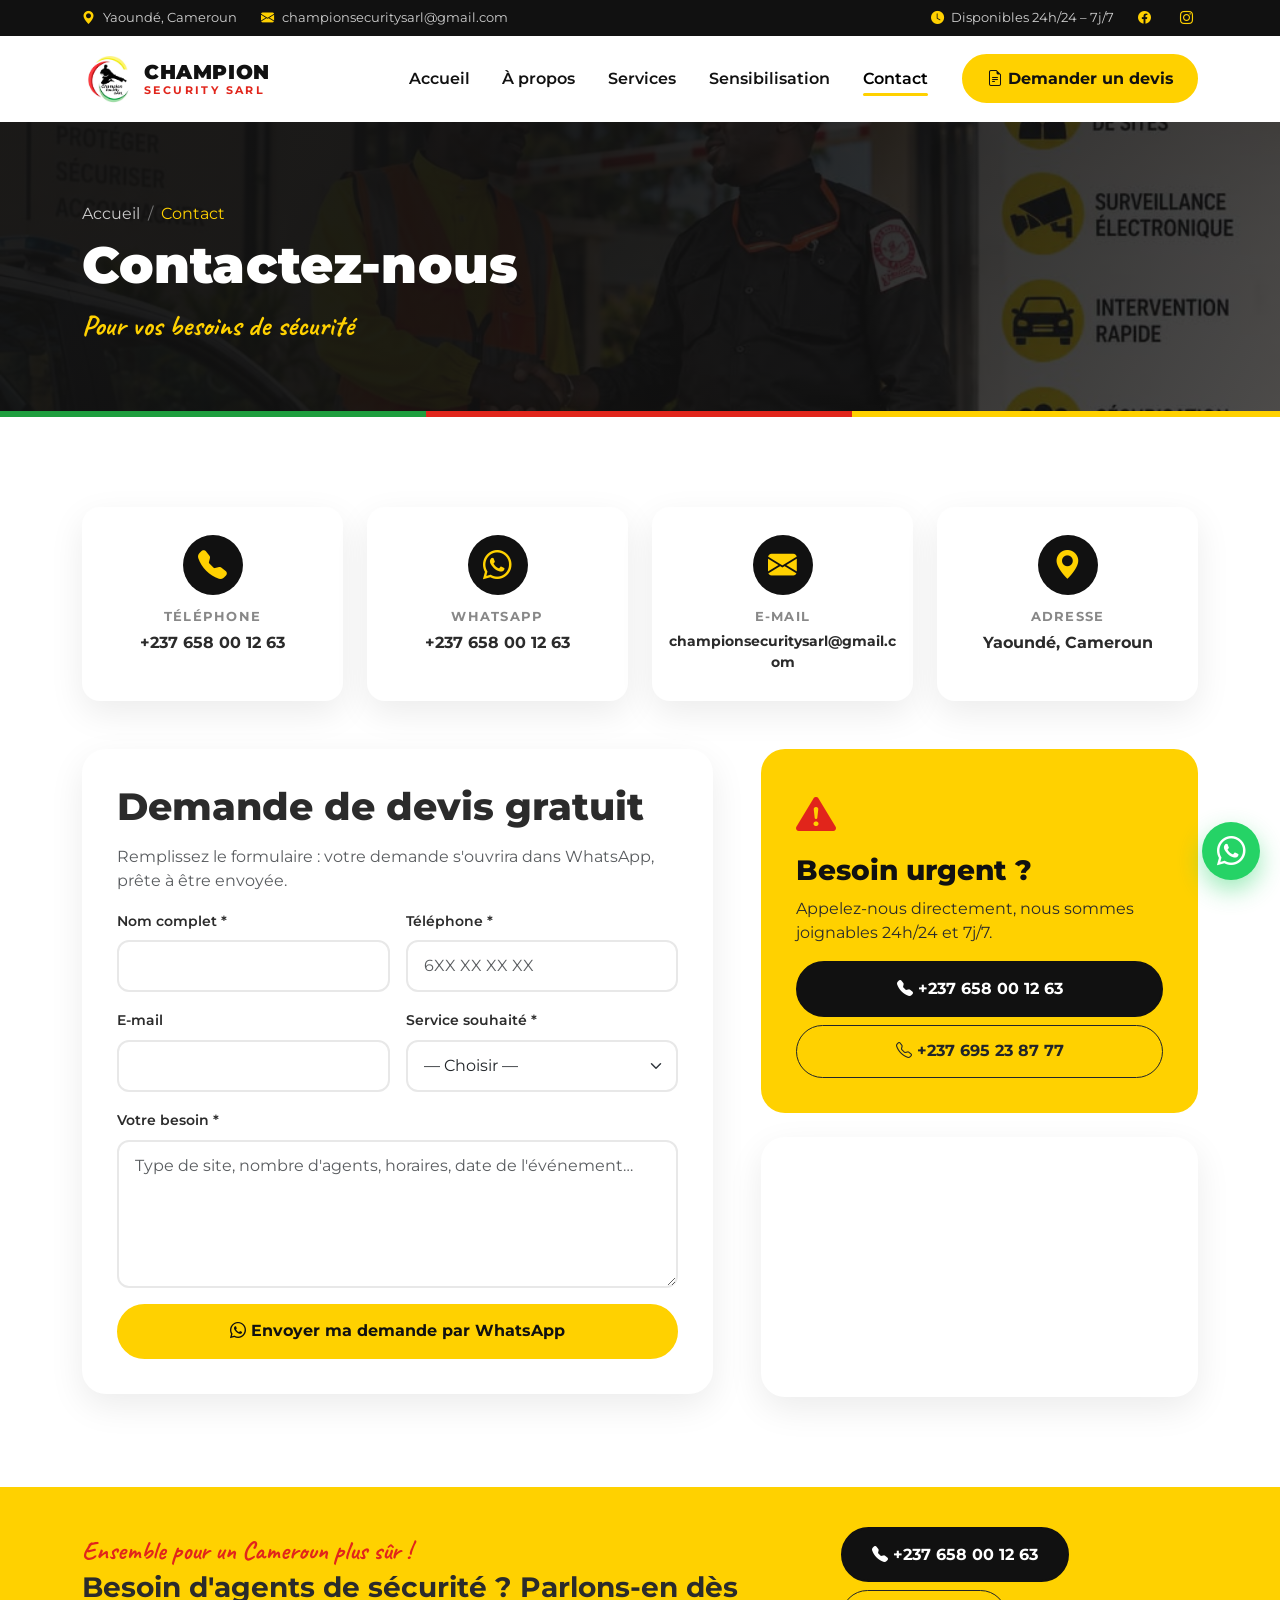
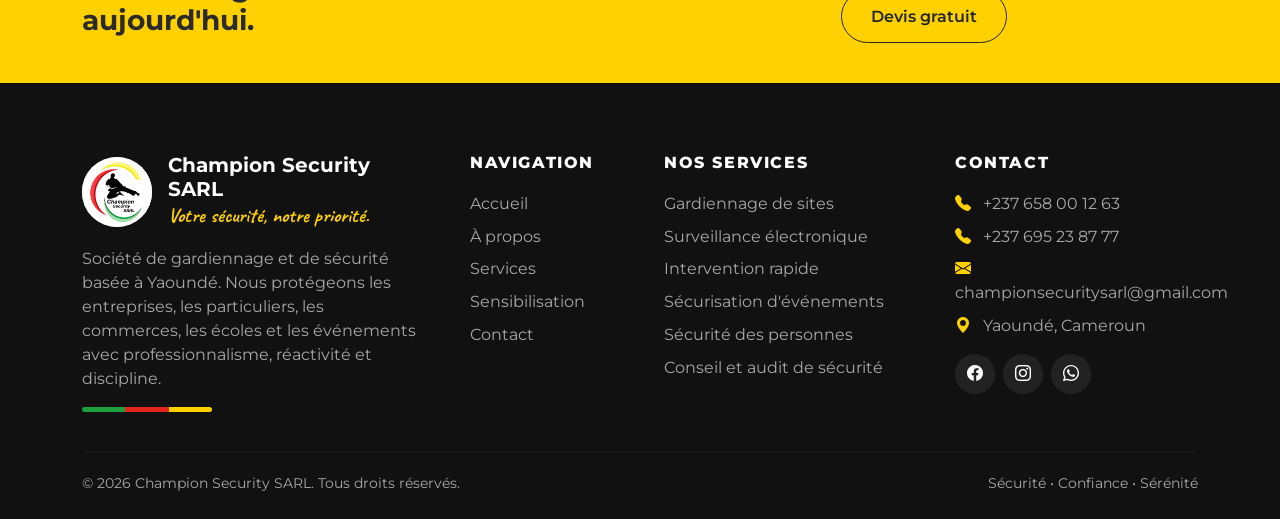
<file: test/contact.html>
<!DOCTYPE html>
<html lang="fr">
<head>
    <meta charset="UTF-8">
    <meta name="viewport" content="width=device-width, initial-scale=1">
    <title>Contact &amp; devis | Champion Security SARL</title>
    <meta name="description" content="Champion Security SARL, société de gardiennage et de sécurité à Yaoundé (Cameroun) : gardiennage de sites, surveillance, intervention rapide, sécurité événementielle et conseil.">
    <meta name="theme-color" content="#FFD100">
    <meta property="og:title" content="Contact &amp; devis | Champion Security SARL">
    <meta property="og:description" content="Champion Security SARL, société de gardiennage et de sécurité à Yaoundé (Cameroun) : gardiennage de sites, surveillance, intervention rapide, sécurité événementielle et conseil.">
    <meta property="og:image" content="assets/img/ensemble-espaces-surs.jpg">
    <link rel="icon" href="assets/img/logo.jpg">

    <link rel="preconnect" href="https://fonts.googleapis.com">
    <link rel="preconnect" href="https://fonts.gstatic.com" crossorigin>
    <link href="https://fonts.googleapis.com/css2?family=Montserrat:wght@400;500;600;700;800;900&family=Caveat:wght@600;700&display=swap" rel="stylesheet">
    <link href="assets/vendor/bootstrap/bootstrap.min.css" rel="stylesheet">
    <link href="assets/vendor/icons/bootstrap-icons.min.css" rel="stylesheet">
    <link href="assets/css/style.css" rel="stylesheet">
</head>
<body>

<!-- Bandeau supérieur -->
<div class="topbar d-none d-lg-block">
    <div class="container d-flex justify-content-between align-items-center">
        <div class="d-flex gap-4">
            <span><i class="bi bi-geo-alt-fill"></i> Yaoundé, Cameroun</span>
            <a href="mailto:championsecuritysarl@gmail.com"><i class="bi bi-envelope-fill"></i> championsecuritysarl@gmail.com</a>
        </div>
        <div class="d-flex gap-4 align-items-center">
            <span><i class="bi bi-clock-fill"></i> Disponibles 24h/24 – 7j/7</span>
            <a href="https://www.facebook.com/search/top?q=Champion%20Security%20SARL" target="_blank" rel="noopener" aria-label="Facebook"><i class="bi bi-facebook"></i></a>
            <a href="https://www.instagram.com/championsecuritysarl" target="_blank" rel="noopener" aria-label="Instagram"><i class="bi bi-instagram"></i></a>
        </div>
    </div>
</div>

<!-- Navigation -->
<nav class="navbar navbar-expand-lg sticky-top" id="navPrincipale">
    <div class="container">
        <a class="navbar-brand d-flex align-items-center gap-2" href="index.html">
            <img src="assets/img/logo.jpg" alt="Logo Champion Security SARL" class="logo-nav">
            <span class="brand-texte">
                <strong>CHAMPION</strong>
                <small>SECURITY SARL</small>
            </span>
        </a>
        <button class="navbar-toggler" type="button" data-bs-toggle="collapse" data-bs-target="#menu" aria-controls="menu" aria-expanded="false" aria-label="Ouvrir le menu">
            <i class="bi bi-list"></i>
        </button>
        <div class="collapse navbar-collapse" id="menu">
            <ul class="navbar-nav ms-auto align-items-lg-center gap-lg-1">
                                    <li class="nav-item">
                        <a class="nav-link" href="index.html">Accueil</a>
                    </li>
                                    <li class="nav-item">
                        <a class="nav-link" href="a-propos.html">À propos</a>
                    </li>
                                    <li class="nav-item">
                        <a class="nav-link" href="services.html">Services</a>
                    </li>
                                    <li class="nav-item">
                        <a class="nav-link" href="galerie.html">Sensibilisation</a>
                    </li>
                                    <li class="nav-item">
                        <a class="nav-link active" href="contact.html" aria-current="page">Contact</a>
                    </li>
                                <li class="nav-item ms-lg-3 mt-2 mt-lg-0">
                    <a class="btn btn-jaune" href="contact.html#formulaire"><i class="bi bi-file-earmark-text"></i> Demander un devis</a>
                </li>
            </ul>
        </div>
    </div>
</nav>

<main>

<section class="banniere">
    <div class="container">
        <nav aria-label="fil d'Ariane"><ol class="breadcrumb"><li class="breadcrumb-item"><a href="index.html">Accueil</a></li><li class="breadcrumb-item active" aria-current="page">Contact</li></ol></nav>
        <h1>Contactez-nous</h1>
        <p class="script">Pour vos besoins de sécurité</p>
    </div>
</section>

<section class="section">
    <div class="container">
        <div class="row g-4 mb-5">
            <div class="col-md-6 col-lg-3" data-reveal>
                <a href="tel:+237658001263" class="carte-contact"><i class="bi bi-telephone-fill"></i><span>Téléphone</span><strong>+237 658 00 12 63</strong></a>
            </div>
            <div class="col-md-6 col-lg-3" data-reveal>
                <a href="https://wa.me/237658001263" target="_blank" rel="noopener" class="carte-contact"><i class="bi bi-whatsapp"></i><span>WhatsApp</span><strong>+237 658 00 12 63</strong></a>
            </div>
            <div class="col-md-6 col-lg-3" data-reveal>
                <a href="mailto:championsecuritysarl@gmail.com" class="carte-contact"><i class="bi bi-envelope-fill"></i><span>E-mail</span><strong class="small text-break">championsecuritysarl@gmail.com</strong></a>
            </div>
            <div class="col-md-6 col-lg-3" data-reveal>
                <div class="carte-contact"><i class="bi bi-geo-alt-fill"></i><span>Adresse</span><strong>Yaoundé, Cameroun</strong></div>
            </div>
        </div>

        <div class="row g-5" id="formulaire">
            <div class="col-lg-7" data-reveal>
                <div class="bloc-formulaire">
                    <h2 class="titre-section h3">Demande de devis gratuit</h2>
                    <p class="text-muted">Remplissez le formulaire : votre demande s'ouvrira dans WhatsApp, prête à être envoyée.</p>

                                        
                    <form action="#formulaire" data-whatsapp="237658001263" novalidate id="formContact">
                        <div class="d-none" aria-hidden="true"><input type="text" name="site_web" tabindex="-1" autocomplete="off"></div>
                        <div class="row g-3">
                            <div class="col-md-6">
                                <label for="nom" class="form-label">Nom complet *</label>
                                <input type="text" class="form-control" id="nom" name="nom" value="" required minlength="2" autocomplete="name">
                                <div class="invalid-feedback">Indiquez votre nom.</div>
                            </div>
                            <div class="col-md-6">
                                <label for="telephone" class="form-label">Téléphone *</label>
                                <input type="tel" class="form-control" id="telephone" name="telephone" value="" required pattern="[0-9 +\(\)\.\-]{8,20}" placeholder="6XX XX XX XX" autocomplete="tel">
                                <div class="invalid-feedback">Numéro de téléphone invalide.</div>
                            </div>
                            <div class="col-md-6">
                                <label for="email" class="form-label">E-mail</label>
                                <input type="email" class="form-control" id="email" name="email" value="" autocomplete="email">
                                <div class="invalid-feedback">Adresse e-mail invalide.</div>
                            </div>
                            <div class="col-md-6">
                                <label for="service" class="form-label">Service souhaité *</label>
                                <select class="form-select" id="service" name="service" required>
                                    <option value="">— Choisir —</option>
                                                                            <option value="gardiennage">Gardiennage de sites</option>
                                                                            <option value="surveillance">Surveillance électronique</option>
                                                                            <option value="intervention">Intervention rapide</option>
                                                                            <option value="evenementiel">Sécurisation d&#039;événements</option>
                                                                            <option value="personnes">Sécurité des personnes</option>
                                                                            <option value="conseil">Conseil et audit de sécurité</option>
                                                                        <option value="autre">Autre demande</option>
                                </select>
                                <div class="invalid-feedback">Choisissez un service.</div>
                            </div>
                            <div class="col-12">
                                <label for="message" class="form-label">Votre besoin *</label>
                                <textarea class="form-control" id="message" name="message" rows="5" required minlength="10" placeholder="Type de site, nombre d'agents, horaires, date de l'événement…"></textarea>
                                <div class="invalid-feedback">Votre message est trop court (10 caractères minimum).</div>
                            </div>
                            <div class="col-12">
                                <button type="submit" class="btn btn-jaune btn-lg w-100"><i class="bi bi-whatsapp"></i> Envoyer ma demande par WhatsApp</button>
                            </div>
                        </div>
                    </form>
                </div>
            </div>
            <div class="col-lg-5" data-reveal>
                <div class="bloc-urgence">
                    <i class="bi bi-exclamation-triangle-fill"></i>
                    <h3>Besoin urgent ?</h3>
                    <p>Appelez-nous directement, nous sommes joignables 24h/24 et 7j/7.</p>
                    <a href="tel:+237658001263" class="btn btn-noir btn-lg w-100 mb-2"><i class="bi bi-telephone-fill"></i> +237 658 00 12 63</a>
                    <a href="tel:+237695238777" class="btn btn-outline-dark btn-lg w-100"><i class="bi bi-telephone"></i> +237 695 23 87 77</a>
                </div>
                <div class="carte-map mt-4">
                    <iframe title="Carte : Yaoundé, Cameroun" src="https://maps.google.com/maps?q=Yaound%C3%A9%2C%20Cameroun&z=12&output=embed" loading="lazy" referrerpolicy="no-referrer-when-downgrade"></iframe>
                </div>
            </div>
        </div>
    </div>
</section>

</main>

<!-- Bandeau d'appel -->
<section class="cta-bande">
    <div class="container d-flex flex-column flex-lg-row align-items-center justify-content-between gap-3">
        <div>
            <p class="script mb-0">Ensemble pour un Cameroun plus sûr !</p>
            <h2 class="h3 fw-bold mb-0">Besoin d'agents de sécurité ? Parlons-en dès aujourd'hui.</h2>
        </div>
        <div class="d-flex flex-wrap gap-2">
            <a href="tel:+237658001263" class="btn btn-noir btn-lg"><i class="bi bi-telephone-fill"></i> +237 658 00 12 63</a>
            <a href="contact.html#formulaire" class="btn btn-outline-dark btn-lg fw-semibold">Devis gratuit</a>
        </div>
    </div>
</section>

<footer class="footer">
    <div class="container">
        <div class="row g-5">
            <div class="col-lg-4">
                <div class="d-flex align-items-center gap-3 mb-3">
                    <img src="assets/img/logo.jpg" alt="Logo Champion Security SARL" class="logo-footer">
                    <div>
                        <h3 class="h5 fw-bold mb-0 text-white">Champion Security SARL</h3>
                        <p class="script texte-jaune mb-0 fs-5">Votre sécurité, notre priorité.</p>
                    </div>
                </div>
                <p>Société de gardiennage et de sécurité basée à Yaoundé. Nous protégeons les entreprises, les particuliers, les commerces, les écoles et les événements avec professionnalisme, réactivité et discipline.</p>
                <div class="drapeau-ligne"><span></span><span></span><span></span></div>
            </div>
            <div class="col-6 col-lg-2">
                <h4 class="footer-titre">Navigation</h4>
                <ul class="list-unstyled footer-liens">
                    <li><a href="index.html">Accueil</a></li>
                    <li><a href="a-propos.html">À propos</a></li>
                    <li><a href="services.html">Services</a></li>
                    <li><a href="galerie.html">Sensibilisation</a></li>
                    <li><a href="contact.html">Contact</a></li>
                </ul>
            </div>
            <div class="col-6 col-lg-3">
                <h4 class="footer-titre">Nos services</h4>
                <ul class="list-unstyled footer-liens">
                                            <li><a href="services.html#gardiennage">Gardiennage de sites</a></li>
                                            <li><a href="services.html#surveillance">Surveillance électronique</a></li>
                                            <li><a href="services.html#intervention">Intervention rapide</a></li>
                                            <li><a href="services.html#evenementiel">Sécurisation d&#039;événements</a></li>
                                            <li><a href="services.html#personnes">Sécurité des personnes</a></li>
                                            <li><a href="services.html#conseil">Conseil et audit de sécurité</a></li>
                                    </ul>
            </div>
            <div class="col-lg-3">
                <h4 class="footer-titre">Contact</h4>
                <ul class="list-unstyled footer-contact">
                    <li><i class="bi bi-telephone-fill"></i> <a href="tel:+237658001263">+237 658 00 12 63</a></li>
                    <li><i class="bi bi-telephone-fill"></i> <a href="tel:+237695238777">+237 695 23 87 77</a></li>
                    <li><i class="bi bi-envelope-fill"></i> <a href="mailto:championsecuritysarl@gmail.com">championsecuritysarl@gmail.com</a></li>
                    <li><i class="bi bi-geo-alt-fill"></i> Yaoundé, Cameroun</li>
                </ul>
                <div class="d-flex gap-2 mt-3">
                    <a class="reseau" href="https://www.facebook.com/search/top?q=Champion%20Security%20SARL" target="_blank" rel="noopener" aria-label="Facebook"><i class="bi bi-facebook"></i></a>
                    <a class="reseau" href="https://www.instagram.com/championsecuritysarl" target="_blank" rel="noopener" aria-label="Instagram"><i class="bi bi-instagram"></i></a>
                    <a class="reseau" href="https://wa.me/237658001263" target="_blank" rel="noopener" aria-label="WhatsApp"><i class="bi bi-whatsapp"></i></a>
                </div>
            </div>
        </div>
        <hr>
        <div class="d-flex flex-column flex-md-row justify-content-between gap-2 small">
            <span>© 2026 Champion Security SARL. Tous droits réservés.</span>
            <span>Sécurité • Confiance • Sérénité</span>
        </div>
    </div>
</footer>

<!-- Boutons flottants -->
<a href="https://wa.me/237658001263?text=Bonjour%20Champion%20Security%2C%20je%20souhaite%20des%20informations%20sur%20vos%20services." class="btn-whatsapp" target="_blank" rel="noopener" aria-label="Écrire sur WhatsApp"><i class="bi bi-whatsapp"></i></a>
<button type="button" class="btn-haut" id="btnHaut" aria-label="Retour en haut"><i class="bi bi-arrow-up"></i></button>

<script src="assets/vendor/bootstrap/bootstrap.bundle.min.js"></script>
<script src="assets/js/main.js"></script>
</body>
</html>
</file>
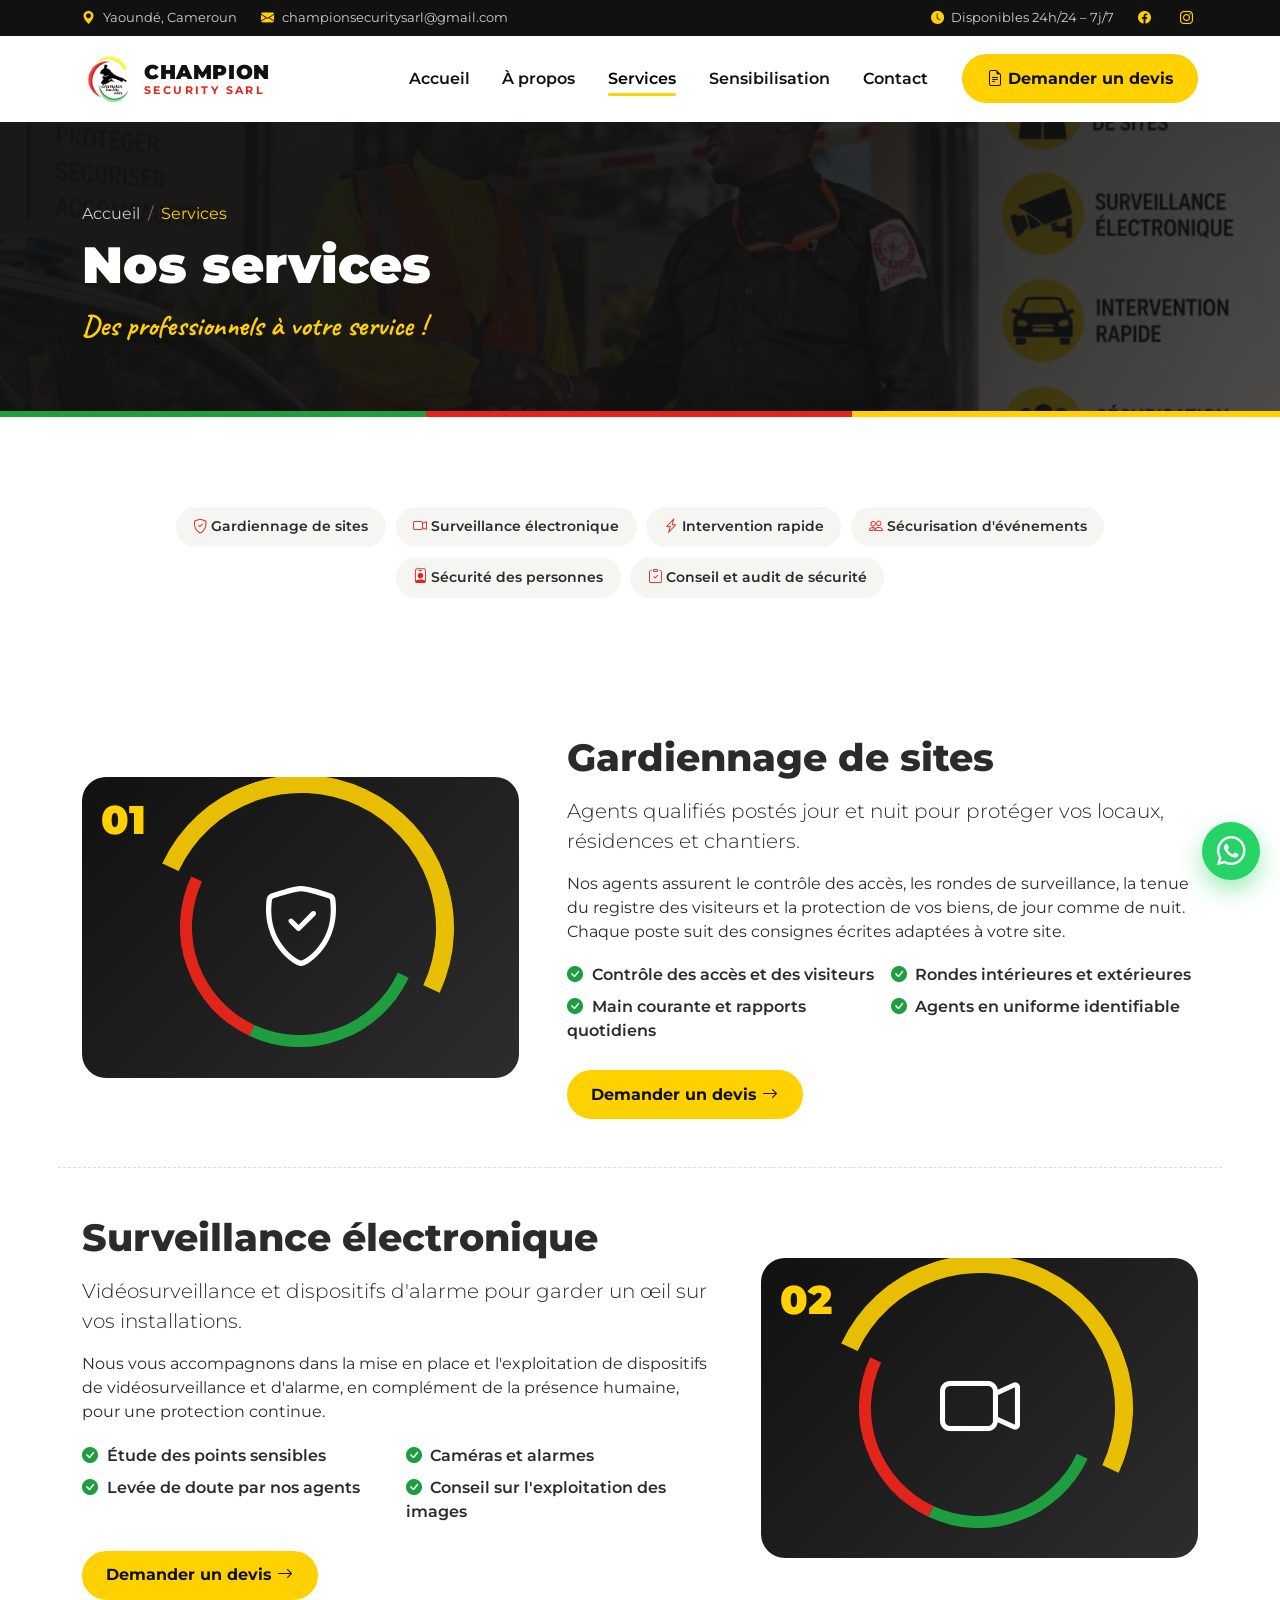
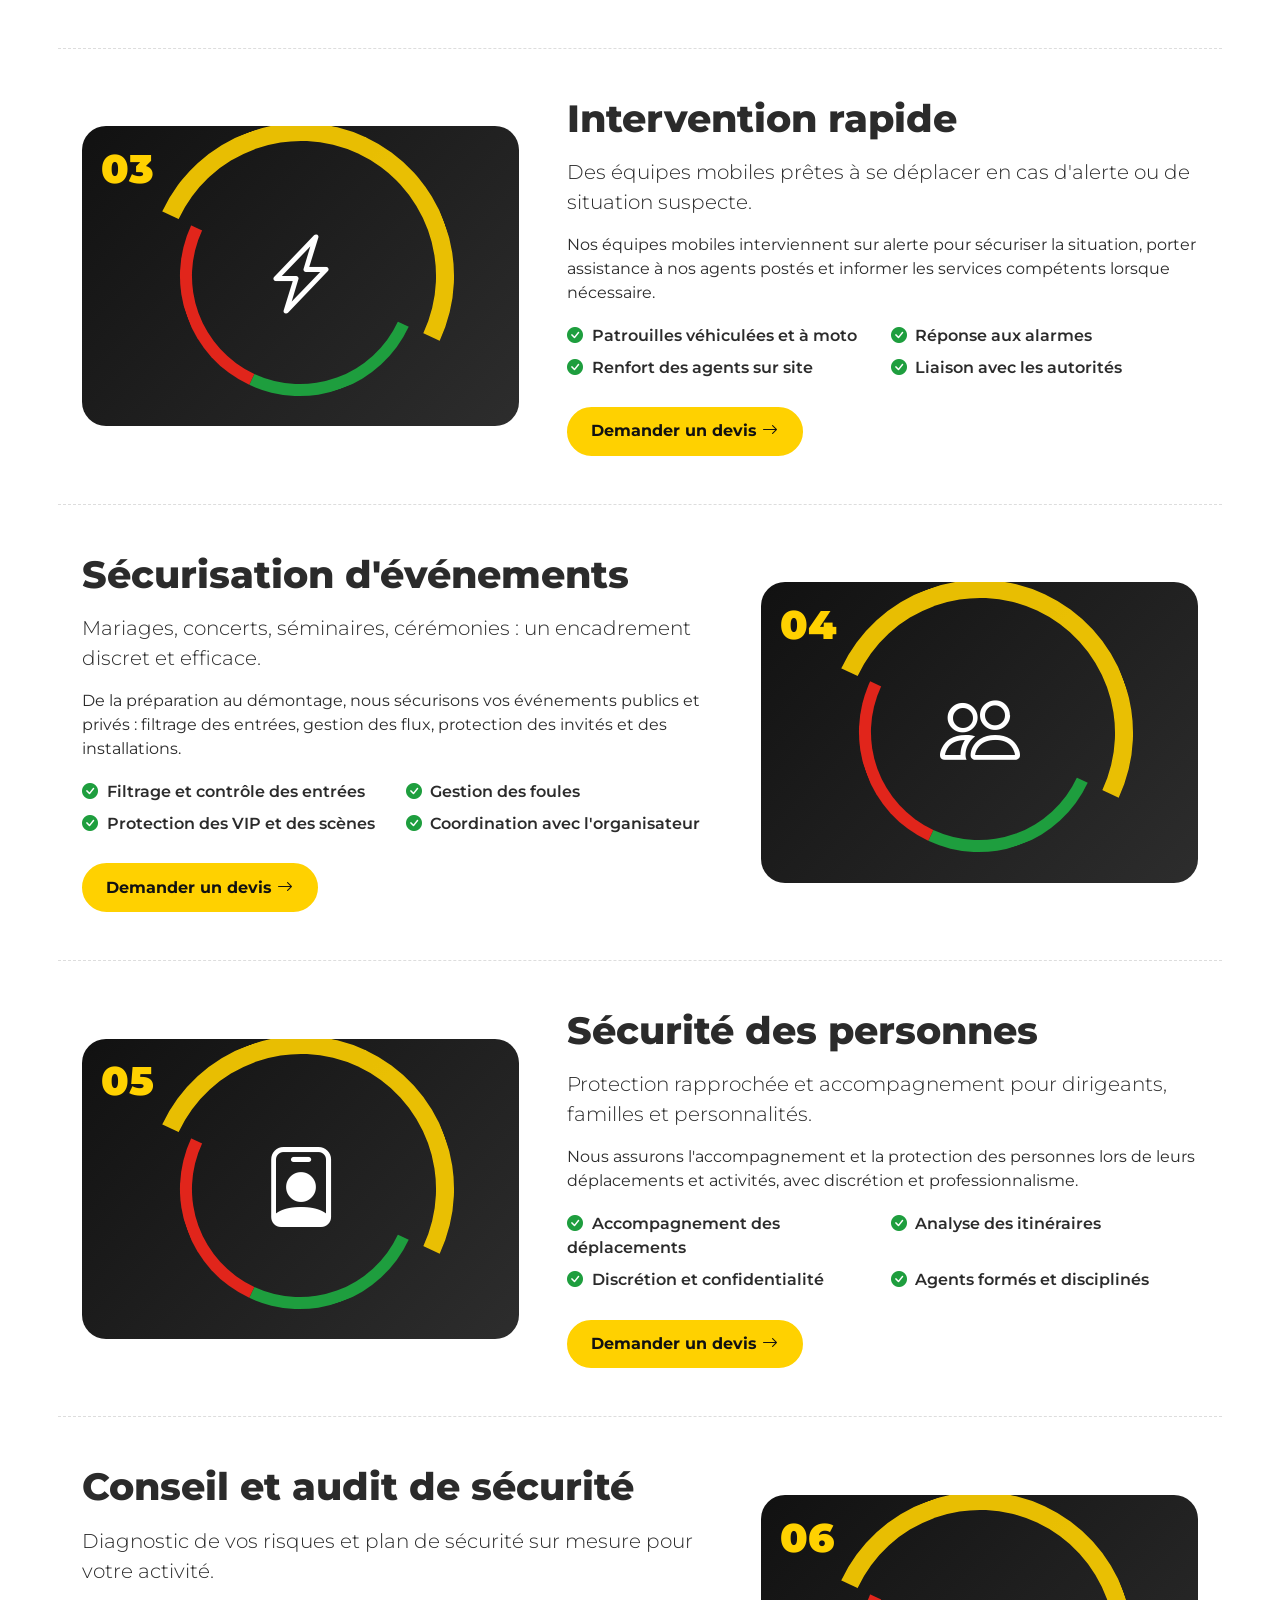
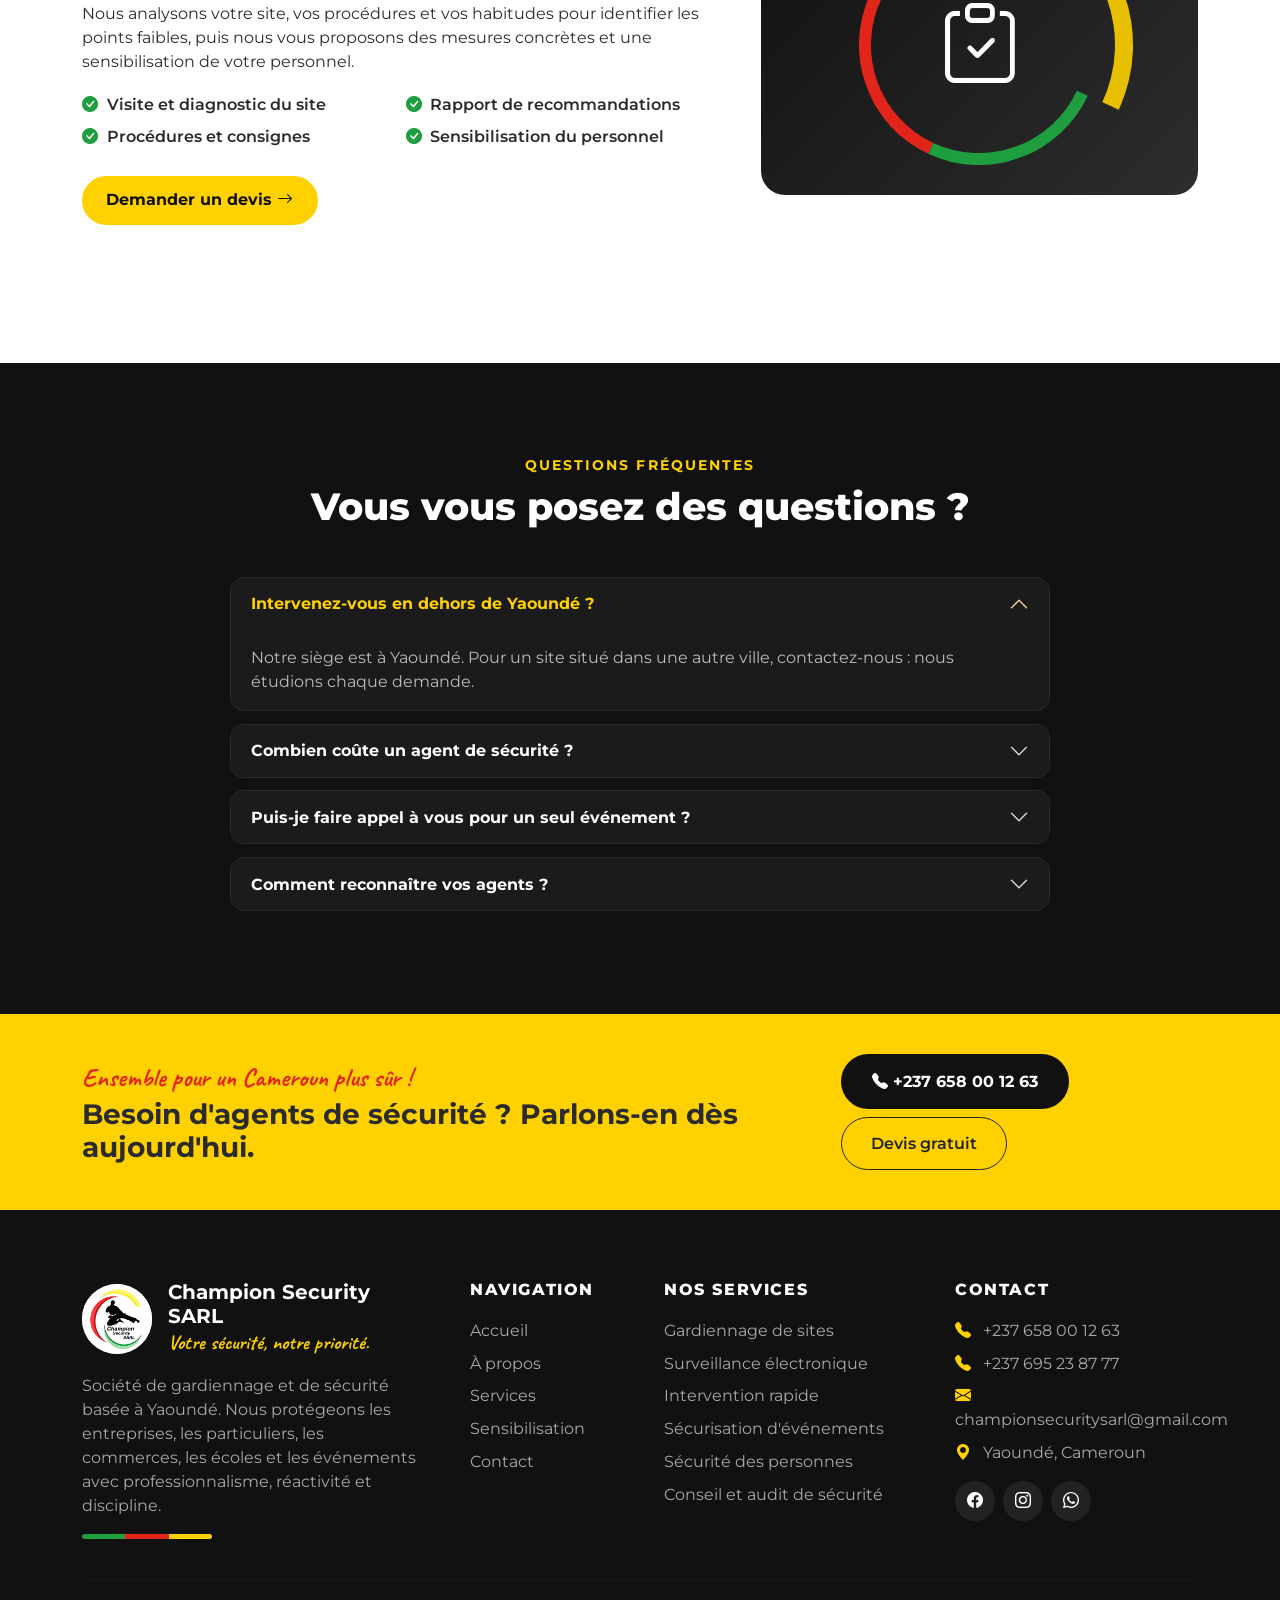
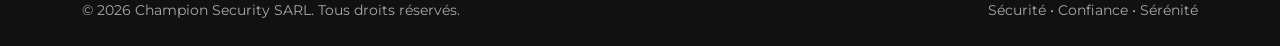
<file: test/services.html>
<!DOCTYPE html>
<html lang="fr">
<head>
    <meta charset="UTF-8">
    <meta name="viewport" content="width=device-width, initial-scale=1">
    <title>Nos services | Champion Security SARL</title>
    <meta name="description" content="Champion Security SARL, société de gardiennage et de sécurité à Yaoundé (Cameroun) : gardiennage de sites, surveillance, intervention rapide, sécurité événementielle et conseil.">
    <meta name="theme-color" content="#FFD100">
    <meta property="og:title" content="Nos services | Champion Security SARL">
    <meta property="og:description" content="Champion Security SARL, société de gardiennage et de sécurité à Yaoundé (Cameroun) : gardiennage de sites, surveillance, intervention rapide, sécurité événementielle et conseil.">
    <meta property="og:image" content="assets/img/ensemble-espaces-surs.jpg">
    <link rel="icon" href="assets/img/logo.jpg">

    <link rel="preconnect" href="https://fonts.googleapis.com">
    <link rel="preconnect" href="https://fonts.gstatic.com" crossorigin>
    <link href="https://fonts.googleapis.com/css2?family=Montserrat:wght@400;500;600;700;800;900&family=Caveat:wght@600;700&display=swap" rel="stylesheet">
    <link href="assets/vendor/bootstrap/bootstrap.min.css" rel="stylesheet">
    <link href="assets/vendor/icons/bootstrap-icons.min.css" rel="stylesheet">
    <link href="assets/css/style.css" rel="stylesheet">
</head>
<body>

<!-- Bandeau supérieur -->
<div class="topbar d-none d-lg-block">
    <div class="container d-flex justify-content-between align-items-center">
        <div class="d-flex gap-4">
            <span><i class="bi bi-geo-alt-fill"></i> Yaoundé, Cameroun</span>
            <a href="mailto:championsecuritysarl@gmail.com"><i class="bi bi-envelope-fill"></i> championsecuritysarl@gmail.com</a>
        </div>
        <div class="d-flex gap-4 align-items-center">
            <span><i class="bi bi-clock-fill"></i> Disponibles 24h/24 – 7j/7</span>
            <a href="https://www.facebook.com/search/top?q=Champion%20Security%20SARL" target="_blank" rel="noopener" aria-label="Facebook"><i class="bi bi-facebook"></i></a>
            <a href="https://www.instagram.com/championsecuritysarl" target="_blank" rel="noopener" aria-label="Instagram"><i class="bi bi-instagram"></i></a>
        </div>
    </div>
</div>

<!-- Navigation -->
<nav class="navbar navbar-expand-lg sticky-top" id="navPrincipale">
    <div class="container">
        <a class="navbar-brand d-flex align-items-center gap-2" href="index.html">
            <img src="assets/img/logo.jpg" alt="Logo Champion Security SARL" class="logo-nav">
            <span class="brand-texte">
                <strong>CHAMPION</strong>
                <small>SECURITY SARL</small>
            </span>
        </a>
        <button class="navbar-toggler" type="button" data-bs-toggle="collapse" data-bs-target="#menu" aria-controls="menu" aria-expanded="false" aria-label="Ouvrir le menu">
            <i class="bi bi-list"></i>
        </button>
        <div class="collapse navbar-collapse" id="menu">
            <ul class="navbar-nav ms-auto align-items-lg-center gap-lg-1">
                                    <li class="nav-item">
                        <a class="nav-link" href="index.html">Accueil</a>
                    </li>
                                    <li class="nav-item">
                        <a class="nav-link" href="a-propos.html">À propos</a>
                    </li>
                                    <li class="nav-item">
                        <a class="nav-link active" href="services.html" aria-current="page">Services</a>
                    </li>
                                    <li class="nav-item">
                        <a class="nav-link" href="galerie.html">Sensibilisation</a>
                    </li>
                                    <li class="nav-item">
                        <a class="nav-link" href="contact.html">Contact</a>
                    </li>
                                <li class="nav-item ms-lg-3 mt-2 mt-lg-0">
                    <a class="btn btn-jaune" href="contact.html#formulaire"><i class="bi bi-file-earmark-text"></i> Demander un devis</a>
                </li>
            </ul>
        </div>
    </div>
</nav>

<main>

<section class="banniere">
    <div class="container">
        <nav aria-label="fil d'Ariane"><ol class="breadcrumb"><li class="breadcrumb-item"><a href="index.html">Accueil</a></li><li class="breadcrumb-item active" aria-current="page">Services</li></ol></nav>
        <h1>Nos services</h1>
        <p class="script">Des professionnels à votre service !</p>
    </div>
</section>

<section class="section pb-0">
    <div class="container">
        <div class="onglets-services" data-reveal>
                            <a href="#gardiennage"><i class="bi bi-shield-check"></i> Gardiennage de sites</a>
                            <a href="#surveillance"><i class="bi bi-camera-video"></i> Surveillance électronique</a>
                            <a href="#intervention"><i class="bi bi-lightning-charge"></i> Intervention rapide</a>
                            <a href="#evenementiel"><i class="bi bi-people"></i> Sécurisation d&#039;événements</a>
                            <a href="#personnes"><i class="bi bi-person-badge"></i> Sécurité des personnes</a>
                            <a href="#conseil"><i class="bi bi-clipboard-check"></i> Conseil et audit de sécurité</a>
                    </div>
    </div>
</section>

<section class="section">
    <div class="container">
                    <article class="service-detail row g-4 g-lg-5 align-items-center " id="gardiennage" data-reveal>
                <div class="col-lg-5">
                    <div class="service-visuel">
                        <span class="service-num">01</span>
                        <i class="bi bi-shield-check"></i>
                    </div>
                </div>
                <div class="col-lg-7">
                    <h2 class="titre-section h3">Gardiennage de sites</h2>
                    <p class="lead">Agents qualifiés postés jour et nuit pour protéger vos locaux, résidences et chantiers.</p>
                    <p>Nos agents assurent le contrôle des accès, les rondes de surveillance, la tenue du registre des visiteurs et la protection de vos biens, de jour comme de nuit. Chaque poste suit des consignes écrites adaptées à votre site.</p>
                    <ul class="liste-coches">
                                                    <li><i class="bi bi-check-circle-fill"></i> Contrôle des accès et des visiteurs</li>
                                                    <li><i class="bi bi-check-circle-fill"></i> Rondes intérieures et extérieures</li>
                                                    <li><i class="bi bi-check-circle-fill"></i> Main courante et rapports quotidiens</li>
                                                    <li><i class="bi bi-check-circle-fill"></i> Agents en uniforme identifiable</li>
                                            </ul>
                    <a href="contact.html?service=gardiennage#formulaire" class="btn btn-jaune mt-2">Demander un devis <i class="bi bi-arrow-right"></i></a>
                </div>
            </article>
                    <article class="service-detail row g-4 g-lg-5 align-items-center flex-lg-row-reverse" id="surveillance" data-reveal>
                <div class="col-lg-5">
                    <div class="service-visuel">
                        <span class="service-num">02</span>
                        <i class="bi bi-camera-video"></i>
                    </div>
                </div>
                <div class="col-lg-7">
                    <h2 class="titre-section h3">Surveillance électronique</h2>
                    <p class="lead">Vidéosurveillance et dispositifs d&#039;alarme pour garder un œil sur vos installations.</p>
                    <p>Nous vous accompagnons dans la mise en place et l&#039;exploitation de dispositifs de vidéosurveillance et d&#039;alarme, en complément de la présence humaine, pour une protection continue.</p>
                    <ul class="liste-coches">
                                                    <li><i class="bi bi-check-circle-fill"></i> Étude des points sensibles</li>
                                                    <li><i class="bi bi-check-circle-fill"></i> Caméras et alarmes</li>
                                                    <li><i class="bi bi-check-circle-fill"></i> Levée de doute par nos agents</li>
                                                    <li><i class="bi bi-check-circle-fill"></i> Conseil sur l&#039;exploitation des images</li>
                                            </ul>
                    <a href="contact.html?service=surveillance#formulaire" class="btn btn-jaune mt-2">Demander un devis <i class="bi bi-arrow-right"></i></a>
                </div>
            </article>
                    <article class="service-detail row g-4 g-lg-5 align-items-center " id="intervention" data-reveal>
                <div class="col-lg-5">
                    <div class="service-visuel">
                        <span class="service-num">03</span>
                        <i class="bi bi-lightning-charge"></i>
                    </div>
                </div>
                <div class="col-lg-7">
                    <h2 class="titre-section h3">Intervention rapide</h2>
                    <p class="lead">Des équipes mobiles prêtes à se déplacer en cas d&#039;alerte ou de situation suspecte.</p>
                    <p>Nos équipes mobiles interviennent sur alerte pour sécuriser la situation, porter assistance à nos agents postés et informer les services compétents lorsque nécessaire.</p>
                    <ul class="liste-coches">
                                                    <li><i class="bi bi-check-circle-fill"></i> Patrouilles véhiculées et à moto</li>
                                                    <li><i class="bi bi-check-circle-fill"></i> Réponse aux alarmes</li>
                                                    <li><i class="bi bi-check-circle-fill"></i> Renfort des agents sur site</li>
                                                    <li><i class="bi bi-check-circle-fill"></i> Liaison avec les autorités</li>
                                            </ul>
                    <a href="contact.html?service=intervention#formulaire" class="btn btn-jaune mt-2">Demander un devis <i class="bi bi-arrow-right"></i></a>
                </div>
            </article>
                    <article class="service-detail row g-4 g-lg-5 align-items-center flex-lg-row-reverse" id="evenementiel" data-reveal>
                <div class="col-lg-5">
                    <div class="service-visuel">
                        <span class="service-num">04</span>
                        <i class="bi bi-people"></i>
                    </div>
                </div>
                <div class="col-lg-7">
                    <h2 class="titre-section h3">Sécurisation d&#039;événements</h2>
                    <p class="lead">Mariages, concerts, séminaires, cérémonies : un encadrement discret et efficace.</p>
                    <p>De la préparation au démontage, nous sécurisons vos événements publics et privés : filtrage des entrées, gestion des flux, protection des invités et des installations.</p>
                    <ul class="liste-coches">
                                                    <li><i class="bi bi-check-circle-fill"></i> Filtrage et contrôle des entrées</li>
                                                    <li><i class="bi bi-check-circle-fill"></i> Gestion des foules</li>
                                                    <li><i class="bi bi-check-circle-fill"></i> Protection des VIP et des scènes</li>
                                                    <li><i class="bi bi-check-circle-fill"></i> Coordination avec l&#039;organisateur</li>
                                            </ul>
                    <a href="contact.html?service=evenementiel#formulaire" class="btn btn-jaune mt-2">Demander un devis <i class="bi bi-arrow-right"></i></a>
                </div>
            </article>
                    <article class="service-detail row g-4 g-lg-5 align-items-center " id="personnes" data-reveal>
                <div class="col-lg-5">
                    <div class="service-visuel">
                        <span class="service-num">05</span>
                        <i class="bi bi-person-badge"></i>
                    </div>
                </div>
                <div class="col-lg-7">
                    <h2 class="titre-section h3">Sécurité des personnes</h2>
                    <p class="lead">Protection rapprochée et accompagnement pour dirigeants, familles et personnalités.</p>
                    <p>Nous assurons l&#039;accompagnement et la protection des personnes lors de leurs déplacements et activités, avec discrétion et professionnalisme.</p>
                    <ul class="liste-coches">
                                                    <li><i class="bi bi-check-circle-fill"></i> Accompagnement des déplacements</li>
                                                    <li><i class="bi bi-check-circle-fill"></i> Analyse des itinéraires</li>
                                                    <li><i class="bi bi-check-circle-fill"></i> Discrétion et confidentialité</li>
                                                    <li><i class="bi bi-check-circle-fill"></i> Agents formés et disciplinés</li>
                                            </ul>
                    <a href="contact.html?service=personnes#formulaire" class="btn btn-jaune mt-2">Demander un devis <i class="bi bi-arrow-right"></i></a>
                </div>
            </article>
                    <article class="service-detail row g-4 g-lg-5 align-items-center flex-lg-row-reverse" id="conseil" data-reveal>
                <div class="col-lg-5">
                    <div class="service-visuel">
                        <span class="service-num">06</span>
                        <i class="bi bi-clipboard-check"></i>
                    </div>
                </div>
                <div class="col-lg-7">
                    <h2 class="titre-section h3">Conseil et audit de sécurité</h2>
                    <p class="lead">Diagnostic de vos risques et plan de sécurité sur mesure pour votre activité.</p>
                    <p>Nous analysons votre site, vos procédures et vos habitudes pour identifier les points faibles, puis nous vous proposons des mesures concrètes et une sensibilisation de votre personnel.</p>
                    <ul class="liste-coches">
                                                    <li><i class="bi bi-check-circle-fill"></i> Visite et diagnostic du site</li>
                                                    <li><i class="bi bi-check-circle-fill"></i> Rapport de recommandations</li>
                                                    <li><i class="bi bi-check-circle-fill"></i> Procédures et consignes</li>
                                                    <li><i class="bi bi-check-circle-fill"></i> Sensibilisation du personnel</li>
                                            </ul>
                    <a href="contact.html?service=conseil#formulaire" class="btn btn-jaune mt-2">Demander un devis <i class="bi bi-arrow-right"></i></a>
                </div>
            </article>
            </div>
</section>

<section class="section section-noire">
    <div class="container">
        <div class="text-center mb-5" data-reveal>
            <span class="sur-titre texte-jaune">Questions fréquentes</span>
            <h2 class="titre-section text-white">Vous vous posez des questions ?</h2>
        </div>
        <div class="accordion accordion-sombre mx-auto" id="faq" style="max-width:820px" data-reveal>
                            <div class="accordion-item">
                    <h3 class="accordion-header">
                        <button class="accordion-button " type="button" data-bs-toggle="collapse" data-bs-target="#faq0" aria-expanded="true">Intervenez-vous en dehors de Yaoundé ?</button>
                    </h3>
                    <div id="faq0" class="accordion-collapse collapse show" data-bs-parent="#faq">
                        <div class="accordion-body">Notre siège est à Yaoundé. Pour un site situé dans une autre ville, contactez-nous : nous étudions chaque demande.</div>
                    </div>
                </div>
                            <div class="accordion-item">
                    <h3 class="accordion-header">
                        <button class="accordion-button collapsed" type="button" data-bs-toggle="collapse" data-bs-target="#faq1" aria-expanded="false">Combien coûte un agent de sécurité ?</button>
                    </h3>
                    <div id="faq1" class="accordion-collapse collapse " data-bs-parent="#faq">
                        <div class="accordion-body">Le tarif dépend du nombre d&#039;agents, des horaires (jour, nuit, 24h/24), de la durée du contrat et du niveau de risque. Nous établissons un devis gratuit après échange ou visite.</div>
                    </div>
                </div>
                            <div class="accordion-item">
                    <h3 class="accordion-header">
                        <button class="accordion-button collapsed" type="button" data-bs-toggle="collapse" data-bs-target="#faq2" aria-expanded="false">Puis-je faire appel à vous pour un seul événement ?</button>
                    </h3>
                    <div id="faq2" class="accordion-collapse collapse " data-bs-parent="#faq">
                        <div class="accordion-body">Oui. Nous sécurisons des événements ponctuels : mariages, concerts, séminaires, cérémonies, lancements de produits.</div>
                    </div>
                </div>
                            <div class="accordion-item">
                    <h3 class="accordion-header">
                        <button class="accordion-button collapsed" type="button" data-bs-toggle="collapse" data-bs-target="#faq3" aria-expanded="false">Comment reconnaître vos agents ?</button>
                    </h3>
                    <div id="faq3" class="accordion-collapse collapse " data-bs-parent="#faq">
                        <div class="accordion-body">Nos agents portent l&#039;uniforme Champion Security (jaune et noir) avec l&#039;écusson de la société et un badge d&#039;identification.</div>
                    </div>
                </div>
                    </div>
    </div>
</section>

</main>

<!-- Bandeau d'appel -->
<section class="cta-bande">
    <div class="container d-flex flex-column flex-lg-row align-items-center justify-content-between gap-3">
        <div>
            <p class="script mb-0">Ensemble pour un Cameroun plus sûr !</p>
            <h2 class="h3 fw-bold mb-0">Besoin d'agents de sécurité ? Parlons-en dès aujourd'hui.</h2>
        </div>
        <div class="d-flex flex-wrap gap-2">
            <a href="tel:+237658001263" class="btn btn-noir btn-lg"><i class="bi bi-telephone-fill"></i> +237 658 00 12 63</a>
            <a href="contact.html#formulaire" class="btn btn-outline-dark btn-lg fw-semibold">Devis gratuit</a>
        </div>
    </div>
</section>

<footer class="footer">
    <div class="container">
        <div class="row g-5">
            <div class="col-lg-4">
                <div class="d-flex align-items-center gap-3 mb-3">
                    <img src="assets/img/logo.jpg" alt="Logo Champion Security SARL" class="logo-footer">
                    <div>
                        <h3 class="h5 fw-bold mb-0 text-white">Champion Security SARL</h3>
                        <p class="script texte-jaune mb-0 fs-5">Votre sécurité, notre priorité.</p>
                    </div>
                </div>
                <p>Société de gardiennage et de sécurité basée à Yaoundé. Nous protégeons les entreprises, les particuliers, les commerces, les écoles et les événements avec professionnalisme, réactivité et discipline.</p>
                <div class="drapeau-ligne"><span></span><span></span><span></span></div>
            </div>
            <div class="col-6 col-lg-2">
                <h4 class="footer-titre">Navigation</h4>
                <ul class="list-unstyled footer-liens">
                    <li><a href="index.html">Accueil</a></li>
                    <li><a href="a-propos.html">À propos</a></li>
                    <li><a href="services.html">Services</a></li>
                    <li><a href="galerie.html">Sensibilisation</a></li>
                    <li><a href="contact.html">Contact</a></li>
                </ul>
            </div>
            <div class="col-6 col-lg-3">
                <h4 class="footer-titre">Nos services</h4>
                <ul class="list-unstyled footer-liens">
                                            <li><a href="services.html#gardiennage">Gardiennage de sites</a></li>
                                            <li><a href="services.html#surveillance">Surveillance électronique</a></li>
                                            <li><a href="services.html#intervention">Intervention rapide</a></li>
                                            <li><a href="services.html#evenementiel">Sécurisation d&#039;événements</a></li>
                                            <li><a href="services.html#personnes">Sécurité des personnes</a></li>
                                            <li><a href="services.html#conseil">Conseil et audit de sécurité</a></li>
                                    </ul>
            </div>
            <div class="col-lg-3">
                <h4 class="footer-titre">Contact</h4>
                <ul class="list-unstyled footer-contact">
                    <li><i class="bi bi-telephone-fill"></i> <a href="tel:+237658001263">+237 658 00 12 63</a></li>
                    <li><i class="bi bi-telephone-fill"></i> <a href="tel:+237695238777">+237 695 23 87 77</a></li>
                    <li><i class="bi bi-envelope-fill"></i> <a href="mailto:championsecuritysarl@gmail.com">championsecuritysarl@gmail.com</a></li>
                    <li><i class="bi bi-geo-alt-fill"></i> Yaoundé, Cameroun</li>
                </ul>
                <div class="d-flex gap-2 mt-3">
                    <a class="reseau" href="https://www.facebook.com/search/top?q=Champion%20Security%20SARL" target="_blank" rel="noopener" aria-label="Facebook"><i class="bi bi-facebook"></i></a>
                    <a class="reseau" href="https://www.instagram.com/championsecuritysarl" target="_blank" rel="noopener" aria-label="Instagram"><i class="bi bi-instagram"></i></a>
                    <a class="reseau" href="https://wa.me/237658001263" target="_blank" rel="noopener" aria-label="WhatsApp"><i class="bi bi-whatsapp"></i></a>
                </div>
            </div>
        </div>
        <hr>
        <div class="d-flex flex-column flex-md-row justify-content-between gap-2 small">
            <span>© 2026 Champion Security SARL. Tous droits réservés.</span>
            <span>Sécurité • Confiance • Sérénité</span>
        </div>
    </div>
</footer>

<!-- Boutons flottants -->
<a href="https://wa.me/237658001263?text=Bonjour%20Champion%20Security%2C%20je%20souhaite%20des%20informations%20sur%20vos%20services." class="btn-whatsapp" target="_blank" rel="noopener" aria-label="Écrire sur WhatsApp"><i class="bi bi-whatsapp"></i></a>
<button type="button" class="btn-haut" id="btnHaut" aria-label="Retour en haut"><i class="bi bi-arrow-up"></i></button>

<script src="assets/vendor/bootstrap/bootstrap.bundle.min.js"></script>
<script src="assets/js/main.js"></script>
</body>
</html>
</file>
<file: test/assets/css/style.css>
/* ==========================================================
   Champion Security SARL — feuille de style principale
   Couleurs de la marque : jaune, noir, rouge, vert
   ========================================================== */
:root {
    --jaune: #FFD100;
    --jaune-fonce: #E6B800;
    --noir: #111111;
    --noir-2: #1b1b1b;
    --rouge: #E1251B;
    --vert: #1E9E3E;
    --orange: #F57C00;
    --gris: #f5f5f2;
    --texte: #2b2b2b;
    --rayon: 18px;
    --ombre: 0 12px 35px rgba(0, 0, 0, .08);
    --police: 'Montserrat', system-ui, sans-serif;
    --script: 'Caveat', cursive;
}

* { box-sizing: border-box; }
html { scroll-behavior: smooth; scroll-padding-top: 90px; }
body { font-family: var(--police); color: var(--texte); background: #fff; overflow-x: hidden; }
img { max-width: 100%; }
a { color: inherit; }
h1, h2, h3, h4 { font-weight: 800; color: var(--noir); }

/* ---------- Utilitaires ---------- */
.script { font-family: var(--script); font-weight: 700; }
.texte-jaune { color: var(--jaune) !important; }
.texte-rouge { color: var(--rouge) !important; }
.bg-rouge { background: var(--rouge) !important; }
.bg-vert { background: var(--vert) !important; }
.bg-orange { background: var(--orange) !important; }
.section { padding: 90px 0; }
.section-grise { background: var(--gris); }
.section-noire { background: var(--noir); color: #ddd; }
.sur-titre { display: inline-block; font-weight: 700; font-size: .85rem; letter-spacing: .15em; text-transform: uppercase; color: var(--rouge); margin-bottom: .6rem; }
.titre-section { font-weight: 800; font-size: clamp(1.7rem, 3vw, 2.5rem); margin-bottom: 1rem; line-height: 1.15; }
.drapeau-ligne { display: flex; width: 130px; height: 5px; border-radius: 3px; overflow: hidden; margin-top: 1rem; }
.drapeau-ligne span { flex: 1; }
.drapeau-ligne span:nth-child(1) { background: var(--vert); }
.drapeau-ligne span:nth-child(2) { background: var(--rouge); }
.drapeau-ligne span:nth-child(3) { background: var(--jaune); }

/* ---------- Boutons ---------- */
.btn { border-radius: 50px; font-weight: 700; padding: .65rem 1.4rem; transition: all .25s ease; }
.btn-lg { padding: .85rem 1.8rem; font-size: 1rem; }
.btn-jaune { background: var(--jaune); color: var(--noir); border: 2px solid var(--jaune); }
.btn-jaune:hover, .btn-jaune:focus { background: var(--jaune-fonce); border-color: var(--jaune-fonce); color: var(--noir); transform: translateY(-2px); box-shadow: 0 8px 20px rgba(255, 209, 0, .4); }
.btn-noir { background: var(--noir); color: #fff; border: 2px solid var(--noir); }
.btn-noir:hover, .btn-noir:focus { background: #000; color: var(--jaune); transform: translateY(-2px); }
.btn-contour-clair { border: 2px solid rgba(255,255,255,.6); color: #fff; }
.btn-contour-clair:hover { background: #fff; color: var(--noir); }

/* ---------- Topbar & Navigation ---------- */
.topbar { background: var(--noir); color: #cfcfcf; font-size: .82rem; padding: .5rem 0; }
.topbar i { color: var(--jaune); margin-right: .3rem; }
.topbar a { text-decoration: none; }
.topbar a:hover { color: var(--jaune); }

.navbar { background: #fff; padding: .7rem 0; transition: box-shadow .3s, padding .3s; }
.navbar.defile { box-shadow: 0 6px 25px rgba(0,0,0,.08); padding: .4rem 0; }
.logo-nav { width: 54px; height: 54px; object-fit: contain; border-radius: 50%; }
.brand-texte { display: flex; flex-direction: column; line-height: 1; }
.brand-texte strong { font-size: 1.25rem; font-weight: 900; letter-spacing: .03em; color: var(--noir); }
.brand-texte small { font-size: .68rem; font-weight: 700; letter-spacing: .22em; color: var(--rouge); margin-top: 3px; }
.navbar .nav-link { font-weight: 600; color: var(--noir); padding: .5rem .9rem !important; position: relative; }
.navbar .nav-link::after { content: ""; position: absolute; left: .9rem; right: .9rem; bottom: .2rem; height: 3px; background: var(--jaune); border-radius: 2px; transform: scaleX(0); transition: transform .25s; }
.navbar .nav-link:hover::after, .navbar .nav-link.active::after { transform: scaleX(1); }
.navbar-toggler { border: 0; font-size: 2rem; color: var(--noir); }
.navbar-toggler:focus { box-shadow: none; }

/* ---------- Hero ---------- */
.hero { position: relative; background: radial-gradient(circle at 80% 20%, #2a2a2a 0%, var(--noir) 60%); color: #fff; padding: 90px 0 110px; overflow: hidden; }
.hero-motif { position: absolute; inset: 0; background:
    radial-gradient(circle at 10% 90%, rgba(255,209,0,.18) 0, transparent 40%),
    radial-gradient(circle at 95% 95%, rgba(30,158,62,.18) 0, transparent 35%),
    radial-gradient(circle at 0% 0%, rgba(225,37,27,.18) 0, transparent 35%); }
.badge-etiquette { display: inline-flex; gap: .5rem; align-items: center; background: rgba(255,209,0,.12); border: 1px solid rgba(255,209,0,.4); color: var(--jaune); padding: .45rem 1rem; border-radius: 50px; font-weight: 600; font-size: .85rem; }
.hero-titre { color: #fff; font-size: clamp(2.4rem, 5.5vw, 4.2rem); font-weight: 900; line-height: 1.05; margin: 1.4rem 0; }
.surligne-jaune, .surligne-rouge { position: relative; white-space: nowrap; }
.surligne-jaune { color: var(--jaune); }
.surligne-rouge::before { content: ""; position: absolute; inset: 12% -6px 4% -6px; background: var(--rouge); transform: skew(-6deg); z-index: -1; border-radius: 6px; }
.surligne-rouge { z-index: 0; display: inline-block; }
.hero-texte { font-size: 1.1rem; color: #cfcfcf; max-width: 560px; }
.hero-valeurs { list-style: none; padding: 0; margin: 2rem 0 0; display: flex; flex-wrap: wrap; gap: 1.2rem; font-weight: 600; }
.hero-valeurs i { color: var(--jaune); }
.hero-visuel { position: relative; max-width: 460px; margin: 0 auto; }
.hero-img { width: 100%; aspect-ratio: 4/5; object-fit: cover; object-position: top; border-radius: 28px; border: 6px solid var(--jaune); box-shadow: 0 30px 60px rgba(0,0,0,.5); transform: rotate(2deg); }
.hero-carte { position: absolute; display: flex; gap: .8rem; align-items: center; background: #fff; color: var(--noir); padding: .8rem 1.1rem; border-radius: 16px; box-shadow: 0 15px 35px rgba(0,0,0,.3); animation: flotte 4s ease-in-out infinite; }
.hero-carte i { width: 44px; height: 44px; display: grid; place-items: center; border-radius: 12px; background: var(--jaune); font-size: 1.2rem; }
.hero-carte small { display: block; font-size: .72rem; color: #777; font-weight: 600; }
.hero-carte strong { font-size: .95rem; }
.hero-carte-1 { left: -30px; bottom: 60px; }
.hero-carte-2 { right: -20px; top: 40px; animation-delay: 1.5s; }
.hero-carte-2 i { background: var(--vert); color: #fff; }
@keyframes flotte { 0%,100% { transform: translateY(0); } 50% { transform: translateY(-10px); } }

/* ---------- Chiffres ---------- */
.chiffres { background: var(--jaune); position: relative; z-index: 2; }
.chiffre { padding: 2rem 1rem; border-right: 1px solid rgba(0,0,0,.12); }
.chiffre:last-child { border-right: 0; }
.chiffre strong { display: block; font-size: 2.4rem; font-weight: 900; color: var(--noir); line-height: 1; }
.chiffre > span { font-weight: 600; font-size: .88rem; }

/* ---------- À propos (accueil) ---------- */
.cadre-image { position: relative; }
.cadre-image img { border-radius: var(--rayon); box-shadow: var(--ombre); aspect-ratio: 4/5; object-fit: cover; object-position: top; width: 100%; }
.cadre-image::before { content: ""; position: absolute; inset: 20px -20px -20px 20px; border: 4px solid var(--jaune); border-radius: var(--rayon); z-index: -1; }
.cadre-badge { position: absolute; right: -15px; bottom: 30px; background: var(--rouge); color: #fff; padding: 1rem 1.4rem; border-radius: 14px; box-shadow: var(--ombre); line-height: 1.1; }
.cadre-badge .script { display: block; font-size: 1.5rem; }
.cadre-badge strong { font-size: 1.1rem; }
.mini-valeur { display: flex; align-items: center; gap: .7rem; background: var(--gris); padding: .9rem 1rem; border-radius: 14px; font-weight: 700; }
.mini-valeur i { font-size: 1.4rem; color: var(--vert); }

/* ---------- Cartes services ---------- */
.carte-service { display: block; height: 100%; background: #fff; border-radius: var(--rayon); padding: 2rem; text-decoration: none; box-shadow: var(--ombre); border-bottom: 4px solid transparent; transition: all .3s ease; }
.carte-service:hover { transform: translateY(-8px); border-bottom-color: var(--jaune); box-shadow: 0 20px 45px rgba(0,0,0,.12); }
.icone-service { width: 66px; height: 66px; border-radius: 50%; background: var(--jaune); display: grid; place-items: center; font-size: 1.8rem; color: var(--noir); margin-bottom: 1.2rem; transition: .3s; }
.carte-service:hover .icone-service { background: var(--noir); color: var(--jaune); transform: rotate(-8deg); }
.carte-service h3 { font-size: 1.2rem; }
.carte-service p { color: #666; margin-bottom: 1rem; }
.lien-plus { font-weight: 700; color: var(--rouge); }
.lien-plus i { transition: transform .25s; display: inline-block; }
.carte-service:hover .lien-plus i { transform: translateX(5px); }

/* ---------- Secteurs ---------- */
.carte-secteur { height: 100%; background: var(--noir-2); border: 1px solid #2c2c2c; border-radius: var(--rayon); padding: 1.6rem 1rem; text-align: center; transition: .3s; }
.carte-secteur:hover { border-color: var(--jaune); transform: translateY(-5px); }
.carte-secteur i { font-size: 2.2rem; color: var(--jaune); }
.carte-secteur h3 { color: #fff; font-size: 1rem; margin: .8rem 0 .3rem; }
.carte-secteur p { font-size: .8rem; color: #999; margin: 0; }

/* ---------- Atouts ---------- */
.liste-atouts { display: grid; gap: 1.2rem; margin-top: 1.5rem; }
.atout { display: flex; gap: 1rem; align-items: flex-start; }
.atout h3 { font-size: 1.1rem; margin-bottom: .2rem; }
.atout p { color: #666; margin: 0; }
.num { flex-shrink: 0; width: 44px; height: 44px; border-radius: 50%; display: grid; place-items: center; font-weight: 900; font-size: 1.1rem; color: #fff; }
.num.rouge { background: var(--rouge); }
.num.jaune { background: var(--jaune); color: var(--noir); }
.num.vert { background: var(--vert); }

/* ---------- Quiz ---------- */
.quiz { background: var(--noir); border-radius: 24px; padding: 2rem; color: #fff; box-shadow: 0 25px 50px rgba(0,0,0,.25); position: relative; overflow: hidden; }
.quiz::after { content: ""; position: absolute; right: -60px; top: -60px; width: 180px; height: 180px; border-radius: 50%; background: rgba(255,209,0,.12); }
.quiz-heure { display: inline-block; background: var(--jaune); color: var(--noir); font-family: var(--script); font-size: 2rem; font-weight: 700; padding: 0 .8rem; transform: rotate(-3deg); margin-bottom: .6rem; }
.quiz-question { display: inline-block; color: #fff; background: var(--rouge); padding: .3rem 1rem; border-radius: 8px; margin: 1rem 0 1.4rem; font-size: 1.5rem; transform: rotate(-1deg); }
.quiz-options { display: grid; gap: .8rem; }
.quiz-option { display: flex; align-items: center; gap: 1rem; text-align: left; background: #fff; color: var(--noir); border: 3px solid transparent; border-radius: 14px; padding: .8rem 1rem; font-weight: 600; transition: .2s; }
.quiz-option:hover:not(:disabled) { transform: translateX(6px); border-color: var(--jaune); }
.quiz-option .lettre { flex-shrink: 0; width: 42px; height: 42px; border-radius: 50%; display: grid; place-items: center; color: #fff; font-weight: 900; font-size: 1.2rem; }
.quiz-option.bonne { border-color: var(--vert); background: #e9f8ee; }
.quiz-option.mauvaise { border-color: var(--rouge); background: #fdecea; opacity: .85; }
.quiz-resultat { margin-top: 1.2rem; font-weight: 600; min-height: 1px; }
.quiz-resultat .alerte { padding: 1rem 1.2rem; border-radius: 14px; }
.quiz-resultat .ok { background: rgba(30,158,62,.18); border: 1px solid var(--vert); }
.quiz-resultat .ko { background: rgba(225,37,27,.18); border: 1px solid var(--rouge); }
.quiz-resultat button { background: none; border: 0; color: var(--jaune); text-decoration: underline; font-weight: 700; padding: 0; }

/* ---------- Affiches / Galerie ---------- */
.carte-affiche { display: block; position: relative; border-radius: var(--rayon); overflow: hidden; box-shadow: var(--ombre); text-decoration: none; border: 0; padding: 0; background: #000; cursor: pointer; }
.carte-affiche img { width: 100%; aspect-ratio: 3/4; object-fit: cover; object-position: top; transition: transform .5s ease, opacity .3s; display: block; }
.carte-affiche:hover img { transform: scale(1.06); opacity: .85; }
.affiche-titre { position: absolute; left: 0; right: 0; bottom: 0; padding: 2.5rem 1.2rem 1.1rem; background: linear-gradient(transparent, rgba(0,0,0,.9)); color: #fff; font-weight: 700; text-align: left; display: flex; justify-content: space-between; gap: .5rem; align-items: flex-end; }
.affiche-titre i { color: var(--jaune); }
.filtres { display: flex; flex-wrap: wrap; justify-content: center; gap: .6rem; }
.btn-filtre { border: 2px solid var(--noir); background: transparent; border-radius: 50px; padding: .45rem 1.2rem; font-weight: 700; transition: .2s; }
.btn-filtre:hover { background: var(--gris); }
.btn-filtre.actif { background: var(--noir); color: var(--jaune); }
.item-galerie.cache { display: none; }
.lightbox-img { max-height: 80vh; width: auto; margin: 0 auto; display: block; }
.modal-backdrop.show { opacity: .9; }
.reflexe { height: 100%; background: #fff; border-radius: var(--rayon); padding: 1.6rem 1.2rem; text-align: center; box-shadow: var(--ombre); position: relative; }
.reflexe .num { position: absolute; top: -14px; left: 50%; transform: translateX(-50%); width: 36px; height: 36px; font-size: .95rem; }
.reflexe i { font-size: 2rem; color: var(--noir); display: block; margin: .6rem 0; }
.reflexe p { font-weight: 600; margin: 0; font-size: .92rem; }

/* ---------- Bannière pages internes ---------- */
.banniere { background: linear-gradient(120deg, rgba(17,17,17,.95) 40%, rgba(17,17,17,.75)), url('../img/ensemble-espaces-surs.jpg') center 30%/cover; color: #fff; padding: 80px 0 70px; position: relative; }
.banniere::after { content: ""; position: absolute; left: 0; right: 0; bottom: 0; height: 6px; background: linear-gradient(90deg, var(--vert) 0 33.3%, var(--rouge) 33.3% 66.6%, var(--jaune) 66.6%); }
.banniere h1 { color: #fff; font-size: clamp(2rem, 4.5vw, 3.2rem); font-weight: 900; margin: .5rem 0; }
.banniere .script { color: var(--jaune); font-size: 1.8rem; margin: 0; }
.breadcrumb { margin: 0; }
.breadcrumb a { color: #ccc; text-decoration: none; }
.breadcrumb a:hover { color: var(--jaune); }
.breadcrumb-item.active { color: var(--jaune); }
.breadcrumb-item + .breadcrumb-item::before { color: #777; }

/* ---------- À propos ---------- */
.duo-images { position: relative; }
.duo-images img:first-child { border-radius: var(--rayon); aspect-ratio: 4/5; object-fit: cover; object-position: top; width: 85%; box-shadow: var(--ombre); }
.logo-rond { position: absolute; right: 0; bottom: -20px; width: 42% !important; border-radius: 50%; border: 6px solid #fff; box-shadow: var(--ombre); background: #fff; }
.carte-mvv { height: 100%; background: #fff; border-radius: var(--rayon); padding: 2rem 1.5rem; box-shadow: var(--ombre); border-top: 5px solid var(--jaune); }
.col-lg-3:nth-child(2) .carte-mvv { border-top-color: var(--rouge); }
.col-lg-3:nth-child(3) .carte-mvv { border-top-color: var(--vert); }
.col-lg-3:nth-child(4) .carte-mvv { border-top-color: var(--noir); }
.carte-mvv i { font-size: 2.2rem; color: var(--rouge); }
.carte-mvv h3 { font-size: 1.25rem; margin: .8rem 0 .5rem; }
.carte-mvv p { color: #666; margin: 0; }
.etape { position: relative; padding: 2rem 1.5rem; border-radius: var(--rayon); background: var(--gris); height: 100%; overflow: hidden; transition: .3s; }
.etape:hover { background: var(--jaune); }
.etape-num { position: absolute; right: 1rem; top: .2rem; font-size: 4rem; font-weight: 900; color: rgba(0,0,0,.07); }
.etape i { font-size: 2rem; }
.etape h3 { font-size: 1.2rem; margin: .8rem 0 .4rem; }
.etape p { margin: 0; color: #555; }

/* ---------- Services (détail) ---------- */
.onglets-services { display: flex; flex-wrap: wrap; justify-content: center; gap: .6rem; }
.onglets-services a { text-decoration: none; background: var(--gris); padding: .6rem 1.1rem; border-radius: 50px; font-weight: 600; font-size: .9rem; transition: .2s; }
.onglets-services a:hover { background: var(--jaune); }
.onglets-services i { color: var(--rouge); }
.service-detail { padding: 3rem 0; border-bottom: 1px dashed #ddd; }
.service-detail:last-child { border-bottom: 0; }
.service-visuel { position: relative; aspect-ratio: 16/11; border-radius: 24px; background: linear-gradient(135deg, var(--noir) 0%, #2d2d2d 100%); display: grid; place-items: center; overflow: hidden; }
.service-visuel::before { content: ""; position: absolute; width: 70%; aspect-ratio: 1; border-radius: 50%; border: 18px solid var(--jaune); border-color: var(--jaune) var(--jaune) transparent transparent; transform: rotate(-20deg); opacity: .9; }
.service-visuel::after { content: ""; position: absolute; width: 55%; aspect-ratio: 1; border-radius: 50%; border: 12px solid; border-color: transparent transparent var(--vert) var(--rouge); transform: rotate(-20deg); }
.service-visuel i { position: relative; z-index: 1; font-size: 5rem; color: #fff; }
.service-num { position: absolute; left: 1.2rem; top: .8rem; font-size: 2.5rem; font-weight: 900; color: var(--jaune); z-index: 1; }
.liste-coches { list-style: none; padding: 0; display: grid; grid-template-columns: repeat(auto-fit, minmax(230px, 1fr)); gap: .5rem 1rem; margin: 1.2rem 0; }
.liste-coches li { font-weight: 600; }
.liste-coches i { color: var(--vert); margin-right: .3rem; }
.accordion-sombre .accordion-item { background: var(--noir-2); border: 1px solid #2c2c2c; margin-bottom: .8rem; border-radius: 14px !important; overflow: hidden; }
.accordion-sombre .accordion-button { background: var(--noir-2); color: #fff; font-weight: 700; box-shadow: none; }
.accordion-sombre .accordion-button:not(.collapsed) { color: var(--jaune); }
.accordion-sombre .accordion-button::after { filter: invert(1); }
.accordion-sombre .accordion-body { color: #bbb; }

/* ---------- Contact ---------- */
.carte-contact { display: flex; flex-direction: column; align-items: center; text-align: center; gap: .3rem; height: 100%; padding: 1.8rem 1rem; background: #fff; border-radius: var(--rayon); box-shadow: var(--ombre); text-decoration: none; transition: .3s; }
a.carte-contact:hover { transform: translateY(-5px); background: var(--jaune); }
.carte-contact i { font-size: 1.8rem; width: 60px; height: 60px; display: grid; place-items: center; border-radius: 50%; background: var(--noir); color: var(--jaune); margin-bottom: .4rem; }
.carte-contact span { font-size: .8rem; text-transform: uppercase; letter-spacing: .1em; color: #888; font-weight: 700; }
.bloc-formulaire { background: #fff; border-radius: 24px; padding: 2.2rem; box-shadow: var(--ombre); }
.form-control, .form-select { border-radius: 12px; padding: .75rem 1rem; border: 2px solid #e8e8e8; }
.form-control:focus, .form-select:focus { border-color: var(--jaune); box-shadow: 0 0 0 .2rem rgba(255,209,0,.25); }
.form-label { font-weight: 600; font-size: .9rem; }
.bloc-urgence { background: var(--jaune); border-radius: 24px; padding: 2.2rem; }
.bloc-urgence > i { font-size: 2.5rem; color: var(--rouge); }
.bloc-urgence h3 { margin: .6rem 0; }
.carte-map { border-radius: 24px; overflow: hidden; box-shadow: var(--ombre); height: 260px; }
.carte-map iframe { width: 100%; height: 100%; border: 0; }

/* ---------- Bande CTA & Footer ---------- */
.cta-bande { background: var(--jaune); padding: 2.5rem 0; }
.cta-bande .script { font-size: 1.6rem; color: var(--rouge); }
.footer { background: var(--noir); color: #a8a8a8; padding: 70px 0 25px; }
.logo-footer { width: 70px; height: 70px; border-radius: 50%; background: #fff; object-fit: contain; }
.footer-titre { color: #fff; font-size: 1rem; text-transform: uppercase; letter-spacing: .1em; margin-bottom: 1.2rem; }
.footer-liens li, .footer-contact li { margin-bottom: .55rem; }
.footer-liens a, .footer-contact a { text-decoration: none; transition: color .2s; }
.footer-liens a:hover, .footer-contact a:hover { color: var(--jaune); }
.footer-contact i { color: var(--jaune); margin-right: .5rem; }
.reseau { width: 40px; height: 40px; border-radius: 50%; display: grid; place-items: center; background: #222; color: #fff; text-decoration: none; transition: .2s; }
.reseau:hover { background: var(--jaune); color: var(--noir); }
.footer hr { border-color: #333; margin: 2.5rem 0 1.2rem; }

/* ---------- Boutons flottants ---------- */
.btn-whatsapp { position: fixed; right: 20px; bottom: 20px; width: 58px; height: 58px; border-radius: 50%; background: #25D366; color: #fff; display: grid; place-items: center; font-size: 1.8rem; box-shadow: 0 10px 25px rgba(37,211,102,.45); z-index: 1030; text-decoration: none; animation: pulse 2.5s infinite; }
.btn-whatsapp:hover { color: #fff; transform: scale(1.08); }
@keyframes pulse { 0% { box-shadow: 0 0 0 0 rgba(37,211,102,.55); } 70% { box-shadow: 0 0 0 16px rgba(37,211,102,0); } 100% { box-shadow: 0 0 0 0 rgba(37,211,102,0); } }
.btn-haut { position: fixed; right: 28px; bottom: 92px; width: 44px; height: 44px; border-radius: 50%; border: 0; background: var(--noir); color: var(--jaune); font-size: 1.2rem; z-index: 1030; opacity: 0; visibility: hidden; transition: .3s; }
.btn-haut.visible { opacity: 1; visibility: visible; }

/* ---------- Animations d'apparition ---------- */
[data-reveal] { opacity: 0; transform: translateY(30px); transition: opacity .7s ease, transform .7s ease; }
[data-reveal].vu { opacity: 1; transform: none; }
@media (prefers-reduced-motion: reduce) {
    [data-reveal] { opacity: 1; transform: none; transition: none; }
    .hero-carte, .btn-whatsapp { animation: none; }
    html { scroll-behavior: auto; }
}

/* ---------- Responsive ---------- */
@media (max-width: 991.98px) {
    .section { padding: 65px 0; }
    .hero { padding: 60px 0 80px; }
    .navbar-collapse { padding: 1rem 0; }
    .navbar .nav-link::after { display: none; }
    .navbar .nav-link.active { color: var(--rouge); }
    .hero-carte-1 { left: 0; }
    .hero-carte-2 { right: 0; }
    .cadre-badge { right: 10px; }
}
@media (max-width: 767.98px) {
    .chiffre { border-right: 0; border-bottom: 1px solid rgba(0,0,0,.12); }
    .chiffre strong { font-size: 2rem; }
    .hero-carte { padding: .6rem .8rem; }
    .hero-carte strong { font-size: .82rem; }
    .bloc-formulaire, .bloc-urgence, .quiz { padding: 1.5rem; }
    .cadre-image::before { display: none; }
}
@media (max-width: 575.98px) {
    .row.g-5, .row.g-lg-5 { --bs-gutter-x: 1.5rem; }
}
</file>
